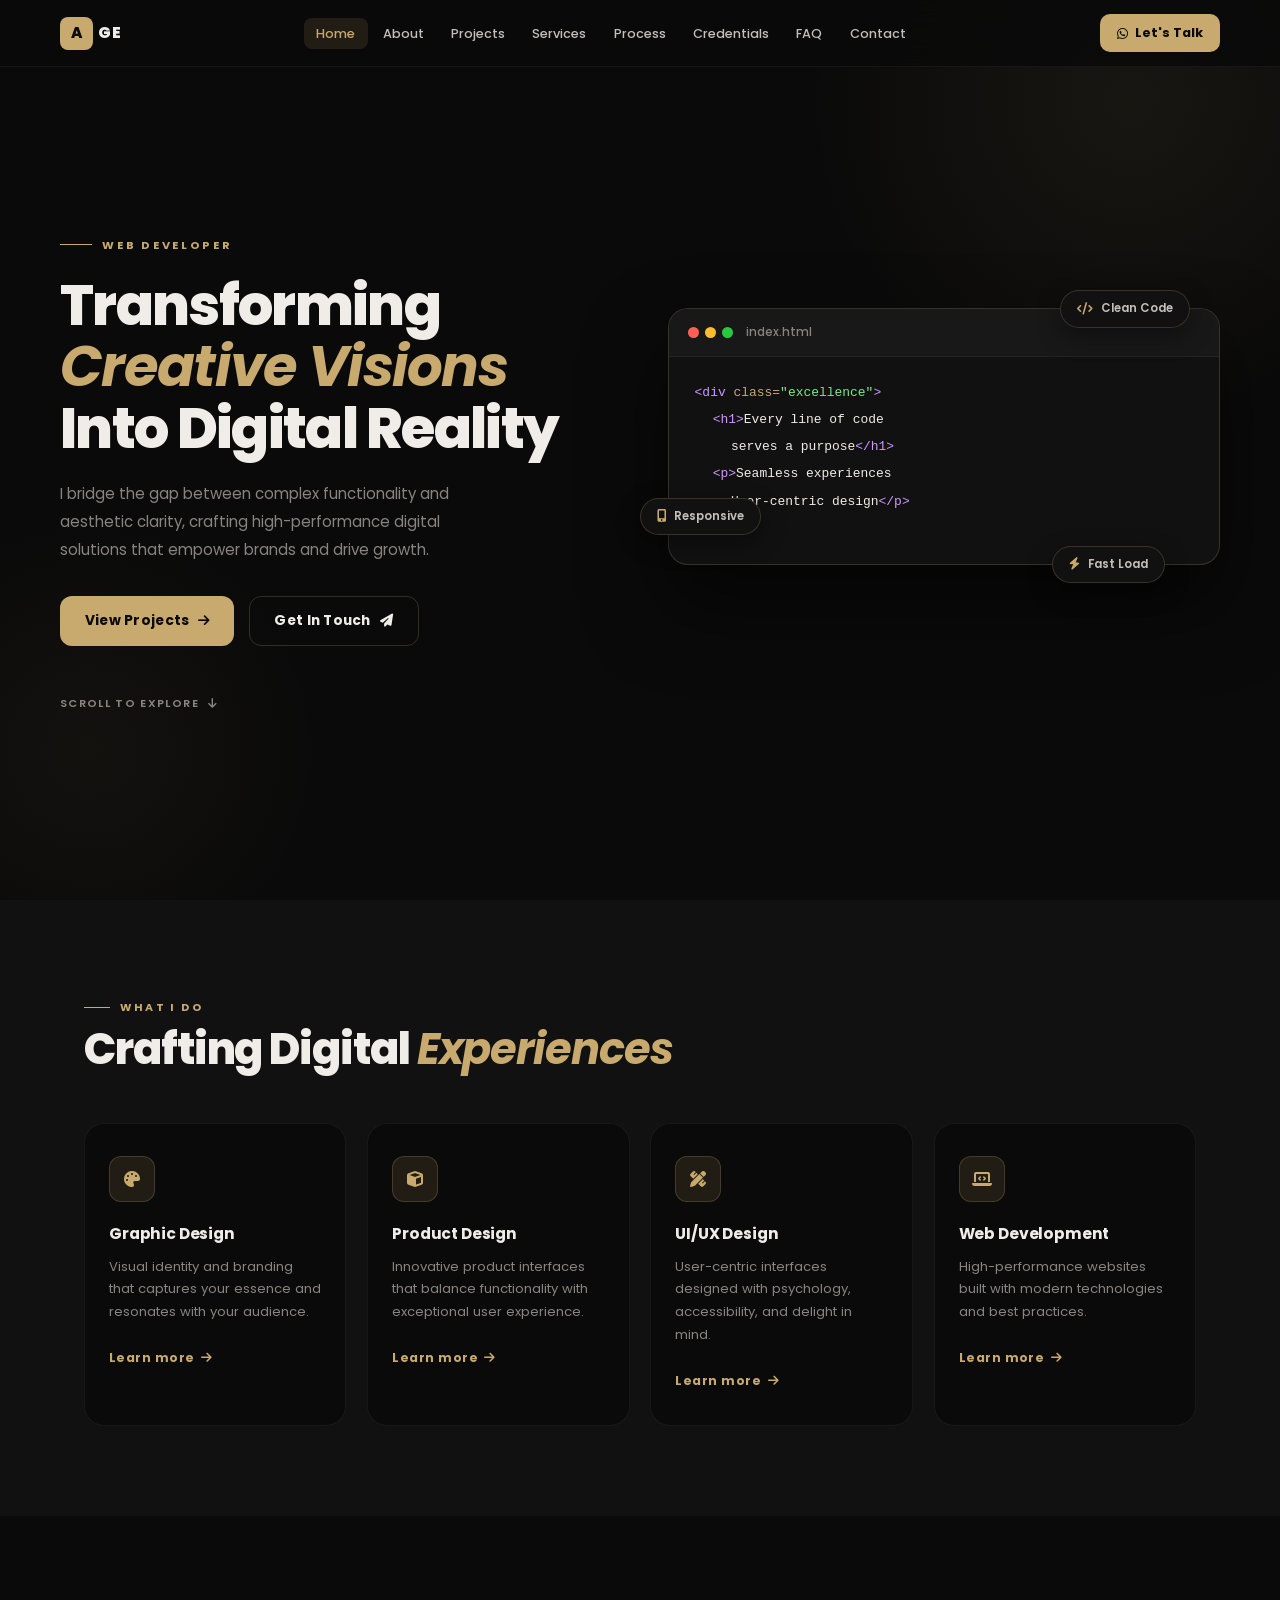
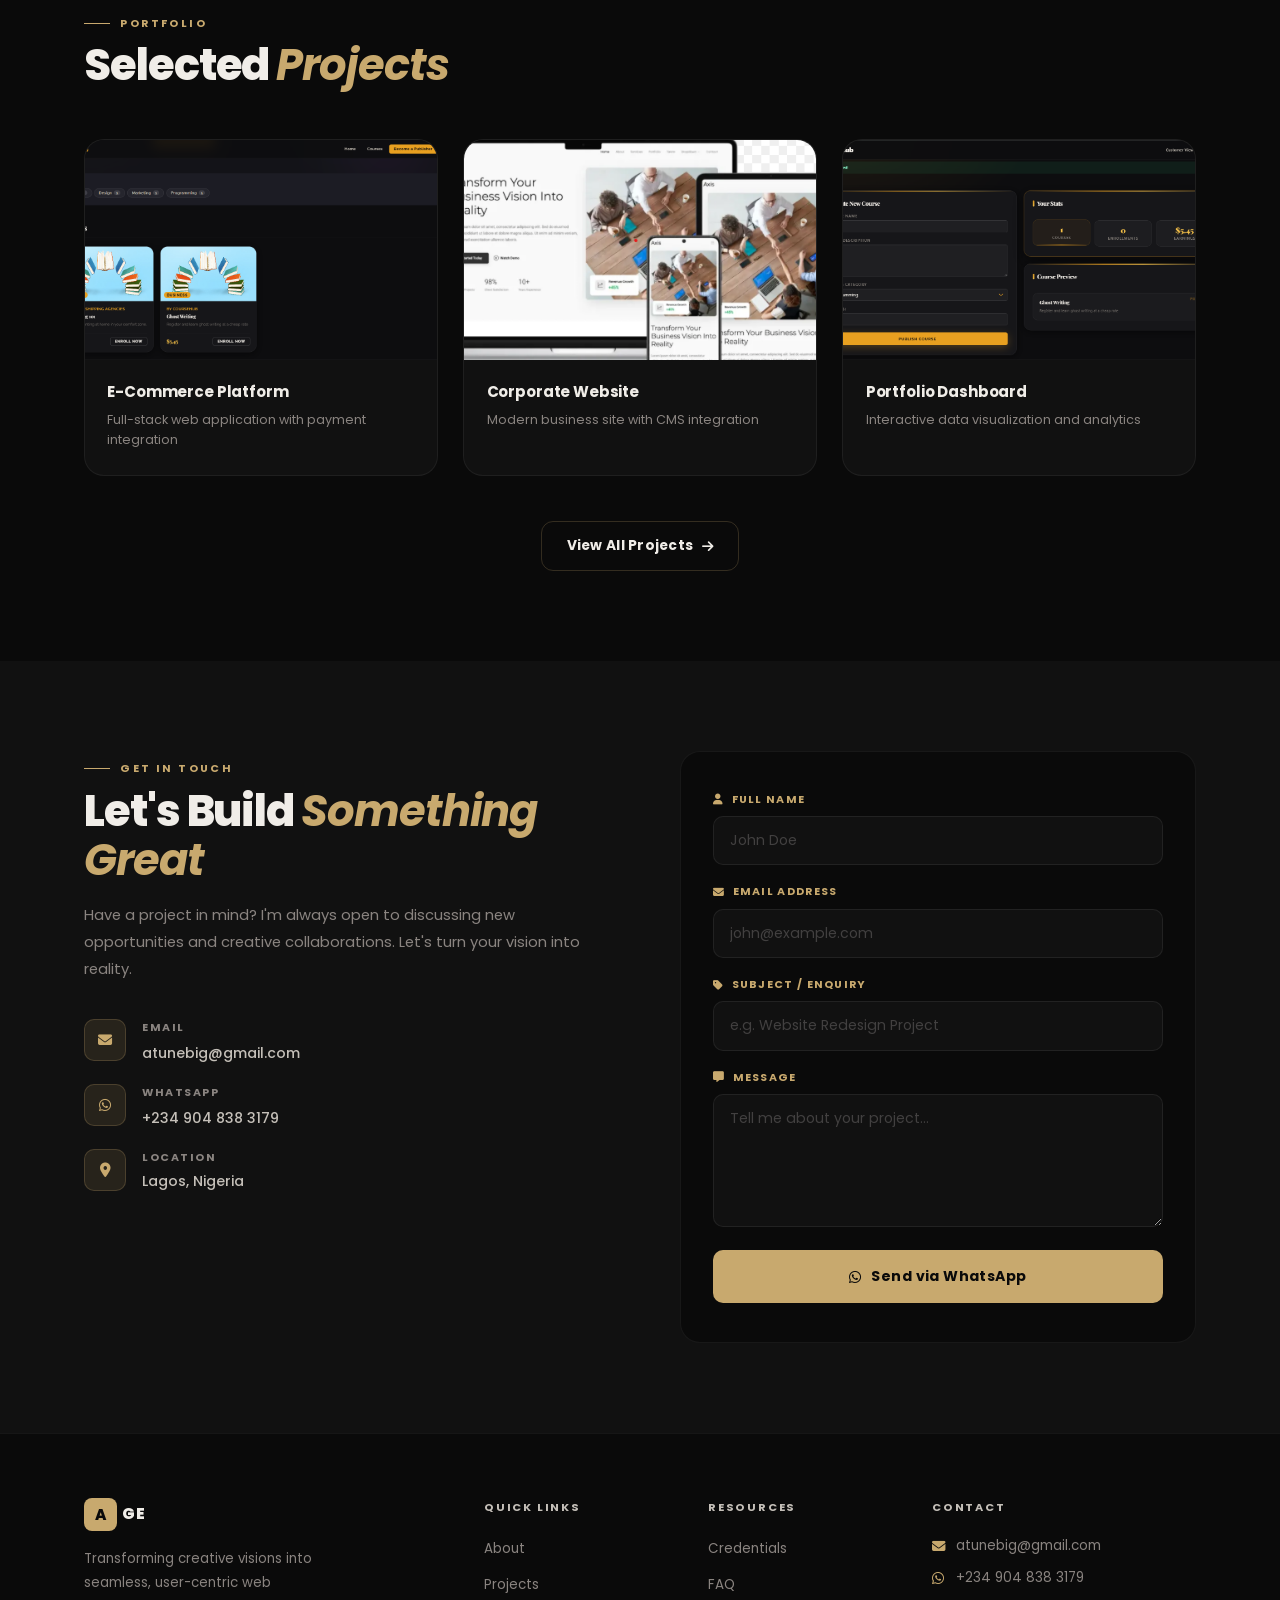
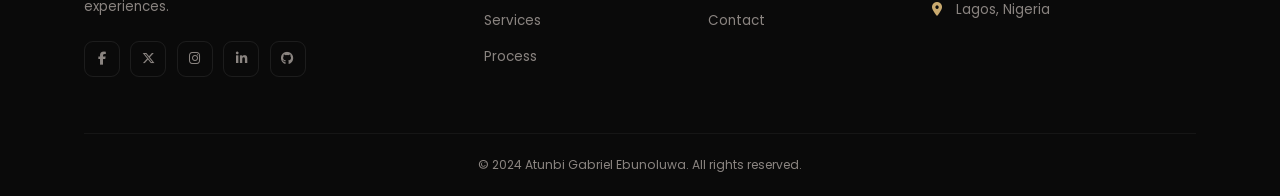
<file: index.html>
<!DOCTYPE html>
<html lang="en">
<head>
  <meta charset="UTF-8" />
  <meta name="viewport" content="width=device-width, initial-scale=1.0" />
  <title>Atunbi Gabriel Ebunoluwa — Web Developer</title>

  <link rel="preconnect" href="https://fonts.googleapis.com">
  <link rel="preconnect" href="https://fonts.gstatic.com" crossorigin>
  <link href="https://fonts.googleapis.com/css2?family=Poppins:ital,wght@0,300;0,400;0,500;0,600;0,700;0,800;1,600&display=swap" rel="stylesheet">
  <link rel="stylesheet" href="https://cdnjs.cloudflare.com/ajax/libs/font-awesome/6.5.1/css/all.min.css" />
  <link rel="icon" type="image/jpeg" href="img/logo.jpg" />
  <link rel="stylesheet" href="css/style.css" />
  <style>
    /* ============================================================
       CSS CUSTOM PROPERTIES
    ============================================================ */
    :root {
      --bg:          #0a0a0a;
      --bg-2:        #111111;
      --bg-3:        #181818;
      --gold:        #c8a96e;
      --gold-light:  #e0be80;
      --gold-dim:    rgba(200,169,110,0.12);
      --gold-border: rgba(200,169,110,0.22);
      --text:        #f0ede8;
      --text-muted:  #8a8480;
      --text-soft:   #c4bfb8;
      --radius:      12px;
      --radius-lg:   20px;
      --ease:        cubic-bezier(0.4,0,0.2,1);
      --t:           0.28s;
      --font:        'Poppins', 'Segoe UI', sans-serif;
    }

    /* ============================================================
       RESET & BASE
    ============================================================ */
    *, *::before, *::after { box-sizing: border-box; margin: 0; padding: 0; }
    html { scroll-behavior: smooth; }
    body {
      font-family: var(--font);
      background: var(--bg);
      color: var(--text);
      line-height: 1.65;
      overflow-x: hidden;
    }
    a { text-decoration: none; color: inherit; }
    ul { list-style: none; }

    /* Custom scrollbar */
    ::-webkit-scrollbar { width: 5px; }
    ::-webkit-scrollbar-track { background: var(--bg); }
    ::-webkit-scrollbar-thumb { background: var(--gold-border); border-radius: 99px; }

    .container {
      width: 100%;
      max-width: 1160px;
      margin: 0 auto;
      padding: 0 1.5rem;
    }

    /* ============================================================
       TYPOGRAPHY HELPERS
    ============================================================ */
    .section-label {
      display: inline-flex;
      align-items: center;
      gap: 0.65rem;
      font-size: 0.68rem;
      font-weight: 700;
      letter-spacing: 0.22em;
      text-transform: uppercase;
      color: var(--gold);
    }
    .section-label::before {
      content: '';
      display: block;
      width: 26px; height: 1px;
      background: var(--gold);
    }

    .section-title {
      font-size: clamp(1.85rem, 4vw, 2.7rem);
      font-weight: 800;
      line-height: 1.15;
      letter-spacing: -0.025em;
      margin-top: 0.55rem;
    }
    .section-title span { color: var(--gold); font-style: italic; font-weight: 700; }

    /* ============================================================
       BUTTONS
    ============================================================ */
    .btn {
      display: inline-flex;
      align-items: center;
      gap: 0.55rem;
      padding: 0.8rem 1.55rem;
      border-radius: var(--radius);
      font-family: var(--font);
      font-size: 0.86rem;
      font-weight: 700;
      letter-spacing: 0.02em;
      cursor: pointer;
      border: none;
      transition: background var(--t) var(--ease),
                  border-color var(--t) var(--ease),
                  color var(--t) var(--ease),
                  transform var(--t) var(--ease);
    }
    .btn i { font-size: 0.82rem; transition: transform var(--t) var(--ease); }
    .btn:hover i { transform: translateX(3px); }
    .btn:hover  { transform: translateY(-2px); }
    .btn:active { transform: translateY(0); }

    .btn-primary { background: var(--gold); color: var(--bg); }
    .btn-primary:hover { background: var(--gold-light); }

    .btn-outline {
      background: transparent;
      color: var(--text);
      border: 1px solid var(--gold-border);
    }
    .btn-outline:hover { border-color: var(--gold); color: var(--gold); background: var(--gold-dim); }

    /* ============================================================
       NAVBAR
    ============================================================ */
    .navbar {
      position: fixed;
      top: 0; left: 0; right: 0;
      z-index: 1000;
      padding: 0 1.5rem;
      backdrop-filter: blur(20px);
      -webkit-backdrop-filter: blur(20px);
      background: rgba(10,10,10,0.85);
      border-bottom: 1px solid rgba(255,255,255,0.05);
      transition: box-shadow var(--t) var(--ease);
    }
    .nav-container {
      max-width: 1160px;
      margin: 0 auto;
      height: 66px;
      display: flex;
      align-items: center;
      justify-content: space-between;
      gap: 1.5rem;
    }

    .logo {
      display: flex;
      align-items: center;
      gap: 5px;
      flex-shrink: 0;
    }
    .logo-initial {
      display: grid;
      place-items: center;
      width: 33px; height: 33px;
      background: var(--gold);
      color: var(--bg);
      border-radius: 8px;
      font-size: 0.95rem;
      font-weight: 800;
    }
    .logo-text {
      font-size: 1rem;
      font-weight: 800;
      color: var(--text);
      letter-spacing: 0.05em;
    }

    .nav-menu { display: flex; align-items: center; gap: 0.15rem; }
    .nav-menu a {
      padding: 0.42rem 0.78rem;
      font-size: 0.8rem;
      font-weight: 500;
      color: var(--text-soft);
      border-radius: 8px;
      transition: color var(--t), background var(--t);
    }
    .nav-menu a:hover,
    .nav-menu a.active { color: var(--gold); background: var(--gold-dim); }

    .nav-cta {
      display: flex;
      align-items: center;
      gap: 0.45rem;
      padding: 0.52rem 1.05rem;
      background: var(--gold);
      color: var(--bg);
      border-radius: 10px;
      font-size: 0.8rem;
      font-weight: 700;
      white-space: nowrap;
      transition: background var(--t);
    }
    .nav-cta:hover { background: var(--gold-light); }

    .hamburger {
      display: none;
      flex-direction: column;
      gap: 5px;
      cursor: pointer;
      padding: 5px;
      z-index: 1001;
    }
    .hamburger span {
      display: block;
      width: 22px; height: 2px;
      background: var(--text);
      border-radius: 2px;
      transition: transform var(--t), opacity var(--t);
    }
    .hamburger.open span:nth-child(1) { transform: translateY(7px) rotate(45deg); }
    .hamburger.open span:nth-child(2) { opacity: 0; }
    .hamburger.open span:nth-child(3) { transform: translateY(-7px) rotate(-45deg); }

    /* ============================================================
       HERO
    ============================================================ */
    .hero {
      min-height: 100vh;
      display: flex;
      flex-direction: column;
      justify-content: center;
      padding: 100px 1.5rem 60px;
      position: relative;
      overflow: hidden;
    }
    .hero::before {
      content: '';
      position: absolute;
      top: -250px; right: -200px;
      width: 700px; height: 700px;
      background: radial-gradient(circle, rgba(200,169,110,0.08) 0%, transparent 65%);
      pointer-events: none;
    }
    .hero::after {
      content: '';
      position: absolute;
      bottom: -120px; left: -180px;
      width: 540px; height: 540px;
      background: radial-gradient(circle, rgba(200,169,110,0.05) 0%, transparent 60%);
      pointer-events: none;
    }

    .hero-grid {
      max-width: 1160px;
      margin: 0 auto;
      width: 100%;
      display: grid;
      grid-template-columns: 1fr 1fr;
      gap: 3.5rem;
      align-items: center;
    }

    .hero-content { position: relative; z-index: 1; }

    .hero-label {
      display: inline-flex;
      align-items: center;
      gap: 0.65rem;
      margin-bottom: 1.3rem;
    }
    .hero-label .label-line { width: 32px; height: 1px; background: var(--gold); }
    .hero-label span {
      font-size: 0.7rem;
      font-weight: 700;
      letter-spacing: 0.24em;
      text-transform: uppercase;
      color: var(--gold);
    }

    .hero-title {
      font-size: clamp(2.3rem, 5.2vw, 3.5rem);
      font-weight: 800;
      line-height: 1.1;
      letter-spacing: -0.03em;
      margin-bottom: 1.3rem;
    }
    .title-accent { color: var(--gold); font-style: italic; font-weight: 700; }

    .hero-text {
      font-size: 0.94rem;
      color: var(--text-muted);
      max-width: 430px;
      line-height: 1.85;
      margin-bottom: 2rem;
    }

    .hero-buttons { display: flex; gap: 0.9rem; flex-wrap: wrap; }

    /* Code card */
    .hero-visual { position: relative; z-index: 1; }

    .visual-card {
      background: var(--bg-2);
      border: 1px solid var(--gold-border);
      border-radius: var(--radius-lg);
      overflow: hidden;
      box-shadow: 0 40px 80px rgba(0,0,0,0.55);
    }
    .card-header {
      display: flex;
      align-items: center;
      gap: 0.8rem;
      padding: 0.85rem 1.2rem;
      background: var(--bg-3);
      border-bottom: 1px solid rgba(255,255,255,0.05);
    }
    .card-dots { display: flex; gap: 6px; }
    .card-dots span { width: 11px; height: 11px; border-radius: 50%; }
    .card-dots span:nth-child(1) { background: #ff5f57; }
    .card-dots span:nth-child(2) { background: #febc2e; }
    .card-dots span:nth-child(3) { background: #28c840; }
    .card-title { font-size: 0.73rem; color: var(--text-muted); font-weight: 500; }

    .card-content {
      padding: 1.4rem 1.6rem;
      font-family: 'Courier New', monospace;
      font-size: 0.81rem;
      line-height: 2.1;
    }
    .code-line { white-space: nowrap; }
    .indent-1 { padding-left: 1.4em; }
    .indent-2 { padding-left: 2.8em; }
    .code-tag   { color: #cc99ff; }
    .code-attr  { color: var(--gold); }
    .code-value { color: #7de88a; }

    /* Floating badges */
    .floating-badge {
      position: absolute;
      display: flex;
      align-items: center;
      gap: 0.5rem;
      padding: 0.52rem 1rem;
      background: var(--bg-2);
      border: 1px solid var(--gold-border);
      border-radius: 99px;
      font-size: 0.73rem;
      font-weight: 600;
      color: var(--text-soft);
      box-shadow: 0 8px 24px rgba(0,0,0,0.4);
      animation: float 4s ease-in-out infinite;
      white-space: nowrap;
    }
    .floating-badge i { color: var(--gold); font-size: 0.78rem; }
    .badge-1 { top: -18px; right: 30px;  animation-delay: 0s; }
    .badge-2 { bottom: 30px; left: -28px; animation-delay: 1.4s; }
    .badge-3 { bottom: -18px; right: 55px; animation-delay: 2.8s; }

    @keyframes float {
      0%,100% { transform: translateY(0); }
      50%      { transform: translateY(-8px); }
    }

    .scroll-indicator {
      display: flex;
      align-items: center;
      gap: 0.6rem;
      font-size: 0.7rem;
      font-weight: 600;
      color: var(--text-muted);
      letter-spacing: 0.12em;
      text-transform: uppercase;
      margin-top: 3rem;
      max-width: 1160px;
      width: 100%;
      margin-left: auto;
      margin-right: auto;
      padding: 0;
    }
    .scroll-indicator i { animation: bounce 2s ease-in-out infinite; }
    @keyframes bounce {
      0%,100% { transform: translateY(0); }
      50%      { transform: translateY(5px); }
    }

    /* ============================================================
       SECTION SHARED
    ============================================================ */
    section { padding: 90px 0; }
    .section-header { margin-bottom: 3rem; }

    /* ============================================================
       SERVICES
    ============================================================ */
    .services-preview { background: var(--bg-2); }

    .services-grid {
      display: grid;
      grid-template-columns: repeat(4, 1fr);
      gap: 1.3rem;
    }

    .service-card {
      background: var(--bg);
      border: 1px solid rgba(255,255,255,0.06);
      border-radius: var(--radius-lg);
      padding: 2rem 1.5rem;
      transition: border-color var(--t), transform var(--t), box-shadow var(--t);
      position: relative;
      overflow: hidden;
    }
    .service-card::after {
      content: '';
      position: absolute;
      inset: 0;
      background: linear-gradient(135deg, var(--gold-dim), transparent 60%);
      opacity: 0;
      transition: opacity var(--t);
    }
    .service-card:hover {
      border-color: var(--gold-border);
      transform: translateY(-5px);
      box-shadow: 0 20px 50px rgba(0,0,0,0.4);
    }
    .service-card:hover::after { opacity: 1; }

    .service-icon {
      position: relative;
      z-index: 1;
      width: 46px; height: 46px;
      display: grid;
      place-items: center;
      background: var(--gold-dim);
      border: 1px solid var(--gold-border);
      border-radius: 12px;
      color: var(--gold);
      font-size: 1rem;
      margin-bottom: 1.2rem;
    }
    .service-card h3 {
      position: relative; z-index: 1;
      font-size: 0.97rem;
      font-weight: 700;
      margin-bottom: 0.55rem;
      letter-spacing: -0.01em;
    }
    .service-card p {
      position: relative; z-index: 1;
      font-size: 0.82rem;
      color: var(--text-muted);
      line-height: 1.75;
      margin-bottom: 1.2rem;
    }
    .service-link {
      position: relative; z-index: 1;
      display: inline-flex;
      align-items: center;
      gap: 0.4rem;
      font-size: 0.76rem;
      font-weight: 700;
      color: var(--gold);
      letter-spacing: 0.04em;
      transition: gap var(--t);
    }
    .service-link:hover { gap: 0.7rem; }

    /* ============================================================
       FEATURED PROJECTS
    ============================================================ */
    .featured-projects { background: var(--bg); }

    .projects-preview-grid {
      display: grid;
      grid-template-columns: repeat(3, 1fr);
      gap: 1.6rem;
      margin-bottom: 2.8rem;
    }

    .project-preview {
      display: block;
      border-radius: var(--radius-lg);
      overflow: hidden;
      border: 1px solid rgba(255,255,255,0.06);
      background: var(--bg-2);
      transition: border-color var(--t), transform var(--t), box-shadow var(--t);
      position: relative;
    }
    .project-preview:hover {
      border-color: var(--gold-border);
      transform: translateY(-6px);
      box-shadow: 0 28px 56px rgba(0,0,0,0.45);
    }

    /* ── IMAGE SLOT ────────────────────────────────────────────
       To add your project image, place an <img> tag INSIDE
       the .project-image div, e.g.:

           <div class="project-image">
             <img src="your-photo.jpg" alt="Project title">
           </div>

       The slot is 220px tall. The image fills it automatically.
    ─────────────────────────────────────────────────────────── */
    .project-image {
      position: relative;
      width: 100%;
      height: 220px;
      overflow: hidden;
      background: var(--bg-3);
    }

    /* Grid-line placeholder shown when no <img> is inserted */
    .project-image:not(:has(img))::before {
      content: '';
      position: absolute;
      inset: 0;
      background:
        repeating-linear-gradient(0deg,
          rgba(255,255,255,0.025) 0px, rgba(255,255,255,0.025) 1px,
          transparent 1px, transparent 42px),
        repeating-linear-gradient(90deg,
          rgba(255,255,255,0.025) 0px, rgba(255,255,255,0.025) 1px,
          transparent 1px, transparent 42px);
    }
    .project-image:not(:has(img))::after {
      content: '⬆ Insert <img> here';
      position: absolute;
      inset: 0;
      display: grid;
      place-items: center;
      font-size: 0.7rem;
      font-weight: 600;
      letter-spacing: 0.1em;
      text-transform: uppercase;
      color: rgba(200,169,110,0.35);
    }

    /* Actual image fills the slot */
    .project-image img {
      width: 100%;
      height: 100%;
      object-fit: cover;
      display: block;
      transition: transform 0.5s ease;
    }
    .project-preview:hover .project-image img { transform: scale(1.05); }

    /* Hover overlay */
    .project-overlay {
      position: absolute;
      inset: 0;
      background: rgba(10,10,10,0.75);
      display: grid;
      place-items: center;
      opacity: 0;
      transition: opacity var(--t);
    }
    .project-preview:hover .project-overlay { opacity: 1; }

    .view-project {
      display: inline-flex;
      align-items: center;
      gap: 0.5rem;
      padding: 0.62rem 1.25rem;
      background: var(--gold);
      color: var(--bg);
      border-radius: 99px;
      font-size: 0.78rem;
      font-weight: 700;
      transform: translateY(10px);
      transition: transform var(--t);
    }
    .project-preview:hover .view-project { transform: translateY(0); }

    .project-info { padding: 1.25rem 1.4rem 1.5rem; }
    .project-info h3 {
      font-size: 0.94rem;
      font-weight: 700;
      margin-bottom: 0.3rem;
      letter-spacing: -0.01em;
    }
    .project-info p { font-size: 0.79rem; color: var(--text-muted); }

    .cta-center { text-align: center; }

    /* ============================================================
       CONTACT
    ============================================================ */
    .contact-section { background: var(--bg-2); }

    .contact-grid {
      display: grid;
      grid-template-columns: 1fr 1fr;
      gap: 5rem;
      align-items: start;
    }

    .contact-text {
      font-size: 0.92rem;
      color: var(--text-muted);
      line-height: 1.85;
      margin: 1rem 0 2.2rem;
    }

    .contact-details { display: flex; flex-direction: column; gap: 1.1rem; }

    .contact-item { display: flex; align-items: flex-start; gap: 1rem; }

    .contact-icon {
      width: 42px; height: 42px;
      display: grid;
      place-items: center;
      background: var(--gold-dim);
      border: 1px solid var(--gold-border);
      border-radius: 10px;
      color: var(--gold);
      font-size: 0.88rem;
      flex-shrink: 0;
    }
    .contact-item h4 {
      font-size: 0.68rem;
      font-weight: 700;
      text-transform: uppercase;
      letter-spacing: 0.14em;
      color: var(--text-muted);
      margin-bottom: 0.2rem;
    }
    .contact-item a,
    .contact-item p { font-size: 0.88rem; color: var(--text-soft); font-weight: 500; }
    .contact-item a { transition: color var(--t); }
    .contact-item a:hover { color: var(--gold); }

    /* Form */
    .contact-form {
      background: var(--bg);
      border: 1px solid rgba(255,255,255,0.06);
      border-radius: var(--radius-lg);
      padding: 2.4rem 2rem;
      display: flex;
      flex-direction: column;
      gap: 1.15rem;
    }

    .form-group { display: flex; flex-direction: column; gap: 0.45rem; }

    .form-group label {
      display: flex;
      align-items: center;
      gap: 0.45rem;
      font-size: 0.68rem;
      font-weight: 700;
      letter-spacing: 0.12em;
      text-transform: uppercase;
      color: var(--gold);
    }

    .form-group input,
    .form-group textarea {
      background: var(--bg-2);
      border: 1px solid rgba(255,255,255,0.07);
      border-radius: 10px;
      padding: 0.82rem 1rem;
      color: var(--text);
      font-family: var(--font);
      font-size: 0.88rem;
      outline: none;
      transition: border-color var(--t), background var(--t);
    }
    .form-group input::placeholder,
    .form-group textarea::placeholder { color: #424040; }
    .form-group input:focus,
    .form-group textarea:focus {
      border-color: var(--gold);
      background: rgba(200,169,110,0.04);
    }
    .form-group textarea { resize: vertical; min-height: 130px; }

    .btn-submit {
      margin-top: 0.3rem;
      background: var(--gold);
      color: var(--bg);
      border: none;
      border-radius: 10px;
      padding: 1rem;
      font-family: var(--font);
      font-weight: 700;
      font-size: 0.88rem;
      letter-spacing: 0.03em;
      cursor: pointer;
      display: flex;
      align-items: center;
      justify-content: center;
      gap: 0.6rem;
      transition: background var(--t), transform var(--t);
    }
    .btn-submit:hover { background: var(--gold-light); transform: translateY(-2px); }
    .btn-submit:active { transform: translateY(0); }

    .form-toast {
      display: none;
      align-items: center;
      gap: 0.5rem;
      padding: 0.78rem 1rem;
      background: rgba(72,199,116,0.1);
      border: 1px solid rgba(72,199,116,0.32);
      border-radius: 10px;
      color: #48c774;
      font-size: 0.82rem;
      font-weight: 500;
    }
    .form-toast.show { display: flex; }

    /* ============================================================
       FOOTER
    ============================================================ */
    .footer {
      background: var(--bg);
      border-top: 1px solid rgba(255,255,255,0.05);
      padding: 64px 0 0;
    }
    .footer-grid {
      display: grid;
      grid-template-columns: 2fr 1fr 1fr 1.5fr;
      gap: 3rem;
      padding-bottom: 3.5rem;
    }

    .footer-logo {
      display: flex;
      align-items: center;
      gap: 5px;
      font-size: 1.05rem;
      font-weight: 800;
      margin-bottom: 1rem;
    }
    .footer-brand > p {
      font-size: 0.83rem;
      color: var(--text-muted);
      line-height: 1.8;
      max-width: 230px;
      margin-bottom: 1.4rem;
    }

    .social-links { display: flex; gap: 0.65rem; }
    .social-links a {
      width: 36px; height: 36px;
      display: grid;
      place-items: center;
      border: 1px solid rgba(255,255,255,0.08);
      border-radius: 9px;
      color: var(--text-muted);
      font-size: 0.82rem;
      transition: border-color var(--t), color var(--t), background var(--t);
    }
    .social-links a:hover {
      border-color: var(--gold);
      color: var(--gold);
      background: var(--gold-dim);
    }

    .footer-links h4,
    .footer-contact h4 {
      font-size: 0.7rem;
      font-weight: 700;
      text-transform: uppercase;
      letter-spacing: 0.16em;
      color: var(--text-soft);
      margin-bottom: 1.2rem;
    }
    .footer-links ul { display: flex; flex-direction: column; gap: 0.6rem; }
    .footer-links a {
      font-size: 0.84rem;
      color: var(--text-muted);
      transition: color var(--t);
    }
    .footer-links a:hover { color: var(--gold); }

    .footer-contact p {
      display: flex;
      align-items: center;
      gap: 0.6rem;
      font-size: 0.84rem;
      color: var(--text-muted);
      margin-bottom: 0.6rem;
    }
    .footer-contact i { color: var(--gold); width: 14px; }

    .footer-bottom {
      border-top: 1px solid rgba(255,255,255,0.05);
      padding: 1.3rem 0;
      text-align: center;
      font-size: 0.76rem;
      color: var(--text-muted);
    }

    /* ============================================================
       SCROLL ANIMATIONS
    ============================================================ */
    .fade-up {
      opacity: 0;
      transform: translateY(28px);
      transition: opacity 0.65s var(--ease), transform 0.65s var(--ease);
    }
    .fade-up.visible { opacity: 1; transform: translateY(0); }

    /* ============================================================
       RESPONSIVE
    ============================================================ */
    @media (max-width: 1024px) {
      .services-grid { grid-template-columns: repeat(2, 1fr); }
      .footer-grid { grid-template-columns: 1fr 1fr; }
    }

    @media (max-width: 860px) {
      .projects-preview-grid { grid-template-columns: 1fr 1fr; }
    }

    @media (max-width: 768px) {
      .nav-menu { display: none; }
      .nav-cta  { display: none; }
      .nav-menu.open {
        display: flex;
        flex-direction: column;
        align-items: flex-start;
        gap: 0.15rem;
        position: fixed;
        top: 66px; left: 0; right: 0;
        background: rgba(10,10,10,0.97);
        border-bottom: 1px solid rgba(255,255,255,0.06);
        padding: 1.2rem 1.5rem 1.6rem;
        backdrop-filter: blur(20px);
      }
      .nav-menu.open a { width: 100%; padding: 0.62rem 0.9rem; }
      .hamburger { display: flex; }

      .hero-grid { grid-template-columns: 1fr; }
      .hero-visual { display: none; }
      .contact-grid { grid-template-columns: 1fr; gap: 2.5rem; }
    }

    @media (max-width: 560px) {
      .services-grid { grid-template-columns: 1fr; }
      .projects-preview-grid { grid-template-columns: 1fr; }
      .footer-grid { grid-template-columns: 1fr; gap: 2rem; }
      .hero-buttons { flex-direction: column; }
    }
  </style>
</head>
<body>

  <!-- ============================================================
       NAVIGATION
  ============================================================ -->
  <nav class="navbar" id="navbar">
    <div class="nav-container">
      <a href="index.html" class="logo">
        <span class="logo-initial">A</span>
        <span class="logo-text">GE</span>
      </a>

      <div class="hamburger" id="hamburger">
        <span></span><span></span><span></span>
      </div>

      <ul class="nav-menu" id="navMenu">
        <li><a href="index.html" class="active">Home</a></li>
        <li><a href="about.html">About</a></li>
        <li><a href="projects.html">Projects</a></li>
        <li><a href="services.html">Services</a></li>
        <li><a href="process.html">Process</a></li>
        <li><a href="cv.html">Credentials</a></li>
        <li><a href="faq.html">FAQ</a></li>
        <li><a href="#contact">Contact</a></li>
      </ul>

      <a href="http://wa.me/2349048383179" class="nav-cta">
        <i class="fa-brands fa-whatsapp"></i>
        <span>Let's Talk</span>
      </a>
    </div>
  </nav>


  <!-- ============================================================
       HERO
  ============================================================ -->
  <section class="hero">
    <div class="hero-grid">
      <div class="hero-content">
        <div class="hero-label">
          <div class="label-line"></div>
          <span>Web Developer</span>
        </div>
        <h1 class="hero-title">
          Transforming<br>
          <span class="title-accent">Creative Visions</span><br>
          Into Digital Reality
        </h1>
        <p class="hero-text">
          I bridge the gap between complex functionality and aesthetic clarity,
          crafting high-performance digital solutions that empower brands and drive growth.
        </p>
        <div class="hero-buttons">
          <a href="projects.html" class="btn btn-primary">
            <span>View Projects</span>
            <i class="fa-solid fa-arrow-right"></i>
          </a>
          <a href="#contact" class="btn btn-outline">
            <span>Get In Touch</span>
            <i class="fa-solid fa-paper-plane"></i>
          </a>
        </div>
      </div>

      <div class="hero-visual">
        <div class="visual-card">
          <div class="card-header">
            <div class="card-dots"><span></span><span></span><span></span></div>
            <span class="card-title">index.html</span>
          </div>
          <div class="card-content">
            <div class="code-line"><span class="code-tag">&lt;div</span> <span class="code-attr">class=</span><span class="code-value">"excellence"</span><span class="code-tag">&gt;</span></div>
            <div class="code-line indent-1"><span class="code-tag">&lt;h1&gt;</span>Every line of code</div>
            <div class="code-line indent-2">serves a purpose<span class="code-tag">&lt;/h1&gt;</span></div>
            <div class="code-line indent-1"><span class="code-tag">&lt;p&gt;</span>Seamless experiences</div>
            <div class="code-line indent-2">User-centric design<span class="code-tag">&lt;/p&gt;</span></div>
            <div class="code-line"><span class="code-tag">&lt;/div&gt;</span></div>
          </div>
        </div>
        <div class="floating-badge badge-1">
          <i class="fa-solid fa-code"></i><span>Clean Code</span>
        </div>
        <div class="floating-badge badge-2">
          <i class="fa-solid fa-mobile-screen-button"></i><span>Responsive</span>
        </div>
        <div class="floating-badge badge-3">
          <i class="fa-solid fa-bolt"></i><span>Fast Load</span>
        </div>
      </div>
    </div>

    <div class="scroll-indicator container">
      <span>Scroll to explore</span>
      <i class="fa-solid fa-arrow-down"></i>
    </div>
  </section>


  <!-- ============================================================
       SERVICES
  ============================================================ -->
  <section class="services-preview">
    <div class="container">
      <div class="section-header fade-up">
        <span class="section-label">What I Do</span>
        <h2 class="section-title">Crafting Digital <span>Experiences</span></h2>
      </div>

      <div class="services-grid">
        <div class="service-card fade-up">
          <div class="service-icon"><i class="fa-solid fa-palette"></i></div>
          <h3>Graphic Design</h3>
          <p>Visual identity and branding that captures your essence and resonates with your audience.</p>
          <a href="services.html#graphic-design" class="service-link">
            Learn more <i class="fa-solid fa-arrow-right"></i>
          </a>
        </div>

        <div class="service-card fade-up">
          <div class="service-icon"><i class="fa-solid fa-cube"></i></div>
          <h3>Product Design</h3>
          <p>Innovative product interfaces that balance functionality with exceptional user experience.</p>
          <a href="services.html#product-design" class="service-link">
            Learn more <i class="fa-solid fa-arrow-right"></i>
          </a>
        </div>

        <div class="service-card fade-up">
          <div class="service-icon"><i class="fa-solid fa-pen-ruler"></i></div>
          <h3>UI/UX Design</h3>
          <p>User-centric interfaces designed with psychology, accessibility, and delight in mind.</p>
          <a href="services.html#uiux-design" class="service-link">
            Learn more <i class="fa-solid fa-arrow-right"></i>
          </a>
        </div>

        <div class="service-card fade-up">
          <div class="service-icon"><i class="fa-solid fa-laptop-code"></i></div>
          <h3>Web Development</h3>
          <p>High-performance websites built with modern technologies and best practices.</p>
          <a href="services.html#web-development" class="service-link">
            Learn more <i class="fa-solid fa-arrow-right"></i>
          </a>
        </div>
      </div>
    </div>
  </section>


  <!-- ============================================================
       FEATURED PROJECTS
  ============================================================ -->
  <section class="featured-projects">
    <div class="container">
      <div class="section-header fade-up">
        <span class="section-label">Portfolio</span>
        <h2 class="section-title">Selected <span>Projects</span></h2>
      </div>

      <div class="projects-preview-grid">

        <!-- ══════════════════════════════════════════════════════
             PROJECT 1 — E-Commerce Platform
             ↓ Place your <img> tag inside .project-image below ↓
             Example:
               <img src="images/project1.jpg" alt="E-Commerce Platform">
        ══════════════════════════════════════════════════════ -->
        <a href="projects.html" class="project-preview fade-up">
          <div class="project-image">
            <img src="img/e-commerce.png" alt="E-Commerce Platform">
          </div>
          <div class="project-overlay">
            <span class="view-project">View Project <i class="fa-solid fa-arrow-right"></i></span>
          </div>
          <div class="project-info">
            <h3>E-Commerce Platform</h3>
            <p>Full-stack web application with payment integration</p>
          </div>
        </a>

        <!-- ══════════════════════════════════════════════════════
             PROJECT 2 — Corporate Website
             ↓ Place your <img> tag inside .project-image below ↓
             Example:
               <img src="images/project2.jpg" alt="Corporate Website">
        ══════════════════════════════════════════════════════ -->
        <a href="projects.html" class="project-preview fade-up">
          <div class="project-image">
            <img src="img/corporate-website.png">
          </div>
          <div class="project-overlay">
            <span class="view-project">View Project <i class="fa-solid fa-arrow-right"></i></span>
          </div>
          <div class="project-info">
            <h3>Corporate Website</h3>
            <p>Modern business site with CMS integration</p>
          </div>
        </a>

        <!-- ══════════════════════════════════════════════════════
             PROJECT 3 — Portfolio Dashboard
             ↓ Place your <img> tag inside .project-image below ↓
             Example:
               <img src="images/project3.jpg" alt="Portfolio Dashboard">
        ══════════════════════════════════════════════════════ -->
        <a href="projects.html" class="project-preview fade-up">
          <div class="project-image">
            <img src="img/dashboard.png">
          </div>
          <div class="project-overlay">
            <span class="view-project">View Project <i class="fa-solid fa-arrow-right"></i></span>
          </div>
          <div class="project-info">
            <h3>Portfolio Dashboard</h3>
            <p>Interactive data visualization and analytics</p>
          </div>
        </a>

      </div>

      <div class="cta-center fade-up">
        <a href="projects.html" class="btn btn-outline">
          <span>View All Projects</span>
          <i class="fa-solid fa-arrow-right"></i>
        </a>
      </div>
    </div>
  </section>


  <!-- ============================================================
       CONTACT
  ============================================================ -->
  <section class="contact-section" id="contact">
    <div class="container">
      <div class="contact-grid">

        <div class="contact-info fade-up">
          <span class="section-label">Get In Touch</span>
          <h2 class="section-title">Let's Build <span>Something Great</span></h2>
          <p class="contact-text">
            Have a project in mind? I'm always open to discussing new opportunities
            and creative collaborations. Let's turn your vision into reality.
          </p>

          <div class="contact-details">
            <div class="contact-item">
              <div class="contact-icon"><i class="fa-solid fa-envelope"></i></div>
              <div>
                <h4>Email</h4>
                <a href="mailto:atunebig@gmail.com">atunebig@gmail.com</a>
              </div>
            </div>
            <div class="contact-item">
              <div class="contact-icon"><i class="fa-brands fa-whatsapp"></i></div>
              <div>
                <h4>WhatsApp</h4>
                <a href="http://wa.me/2349048383179">+234 904 838 3179</a>
              </div>
            </div>
            <div class="contact-item">
              <div class="contact-icon"><i class="fa-solid fa-location-dot"></i></div>
              <div>
                <h4>Location</h4>
                <p>Lagos, Nigeria</p>
              </div>
            </div>
          </div>
        </div>

        <!-- ── Contact Form — submits to WhatsApp ──────────── -->
        <form class="contact-form fade-up" id="contactForm" novalidate>
          <div class="form-group">
            <label for="name"><i class="fa-solid fa-user"></i> Full Name</label>
            <input type="text" id="name" name="name" placeholder="John Doe" required />
          </div>

          <div class="form-group">
            <label for="email"><i class="fa-solid fa-envelope"></i> Email Address</label>
            <input type="email" id="email" name="email" placeholder="john@example.com" required />
          </div>

          <div class="form-group">
            <label for="subject"><i class="fa-solid fa-tag"></i> Subject / Enquiry</label>
            <input type="text" id="subject" name="subject" placeholder="e.g. Website Redesign Project" required />
          </div>

          <div class="form-group">
            <label for="message"><i class="fa-solid fa-message"></i> Message</label>
            <textarea id="message" name="message" rows="5" placeholder="Tell me about your project..." required></textarea>
          </div>

          <button type="submit" class="btn-submit">
            <i class="fa-brands fa-whatsapp"></i>
            <span>Send via WhatsApp</span>
          </button>

          <div class="form-toast" id="formToast">
            <i class="fa-solid fa-circle-check"></i>
            <span>Opening WhatsApp with your message…</span>
          </div>
        </form>

      </div>
    </div>
  </section>


  <!-- ============================================================
       FOOTER
  ============================================================ -->
  <footer class="footer">
    <div class="container">
      <div class="footer-grid">

        <div class="footer-brand">
          <div class="footer-logo">
            <span class="logo-initial">A</span>
            <span class="logo-text">GE</span>
          </div>
          <p>Transforming creative visions into seamless, user-centric web experiences.</p>
          <div class="social-links">
            <a href="#" aria-label="Facebook"><i class="fa-brands fa-facebook-f"></i></a>
            <a href="#" aria-label="Twitter/X"><i class="fa-brands fa-x-twitter"></i></a>
            <a href="#" aria-label="Instagram"><i class="fa-brands fa-instagram"></i></a>
            <a href="#" aria-label="LinkedIn"><i class="fa-brands fa-linkedin-in"></i></a>
            <a href="#" aria-label="GitHub"><i class="fa-brands fa-github"></i></a>
          </div>
        </div>

        <div class="footer-links">
          <h4>Quick Links</h4>
          <ul>
            <li><a href="about.html">About</a></li>
            <li><a href="projects.html">Projects</a></li>
            <li><a href="services.html">Services</a></li>
            <li><a href="process.html">Process</a></li>
          </ul>
        </div>

        <div class="footer-links">
          <h4>Resources</h4>
          <ul>
            <li><a href="cv.html">Credentials</a></li>
            <li><a href="faq.html">FAQ</a></li>
            <li><a href="#contact">Contact</a></li>
          </ul>
        </div>

        <div class="footer-contact">
          <h4>Contact</h4>
          <p><i class="fa-solid fa-envelope"></i> atunebig@gmail.com</p>
          <p><i class="fa-brands fa-whatsapp"></i> +234 904 838 3179</p>
          <p><i class="fa-solid fa-location-dot"></i> Lagos, Nigeria</p>
        </div>

      </div>

      <div class="footer-bottom">
        <p>&copy; 2024 Atunbi Gabriel Ebunoluwa. All rights reserved.</p>
      </div>
    </div>
  </footer>


  <!-- ============================================================
       JAVASCRIPT
  ============================================================ -->
  <script>
    /* ── Hamburger / mobile menu ─────────────────────────────── */
    const hamburger = document.getElementById('hamburger');
    const navMenu   = document.getElementById('navMenu');

    hamburger.addEventListener('click', () => {
      hamburger.classList.toggle('open');
      navMenu.classList.toggle('open');
    });

    navMenu.querySelectorAll('a').forEach(link => {
      link.addEventListener('click', () => {
        hamburger.classList.remove('open');
        navMenu.classList.remove('open');
      });
    });

    /* ── Navbar shadow on scroll ─────────────────────────────── */
    window.addEventListener('scroll', () => {
      document.getElementById('navbar').style.boxShadow =
        window.scrollY > 20 ? '0 4px 30px rgba(0,0,0,0.55)' : 'none';
    }, { passive: true });

    /* ── Scroll-triggered fade-up animations ────────────────── */
    const fadeObserver = new IntersectionObserver(entries => {
      entries.forEach((entry, idx) => {
        if (entry.isIntersecting) {
          // Stagger sibling .fade-up cards inside grids
          const siblings = entry.target.parentElement.querySelectorAll('.fade-up');
          siblings.forEach((el, i) => {
            if (!el.classList.contains('visible')) {
              el.style.transitionDelay = `${i * 0.09}s`;
            }
          });
          entry.target.classList.add('visible');
          fadeObserver.unobserve(entry.target);
        }
      });
    }, { threshold: 0.12 });

    document.querySelectorAll('.fade-up').forEach(el => fadeObserver.observe(el));

    /* ── WhatsApp Contact Form ───────────────────────────────── */
    document.getElementById('contactForm').addEventListener('submit', function (e) {
      e.preventDefault();

      const name    = document.getElementById('name').value.trim();
      const email   = document.getElementById('email').value.trim();
      const subject = document.getElementById('subject').value.trim();
      const message = document.getElementById('message').value.trim();

      if (!name || !email || !subject || !message) {
        alert('Please fill in all fields before sending.');
        return;
      }

      const whatsappMessage =
`Hello Gabriel! I found you through your website.

👤 *Name:* ${name}
📧 *Email:* ${email}
📌 *Subject:* ${subject}

💬 *Message:*
${message}`;

      const phone          = '2349048383179';
      const encoded        = encodeURIComponent(whatsappMessage);
      const whatsappURL    = `https://wa.me/${phone}?text=${encoded}`;

      const toast = document.getElementById('formToast');
      toast.classList.add('show');

      setTimeout(() => {
        window.open(whatsappURL, '_blank');
        toast.classList.remove('show');
        this.reset();
      }, 900);
    });
  </script>

</body>
</html>
</file>
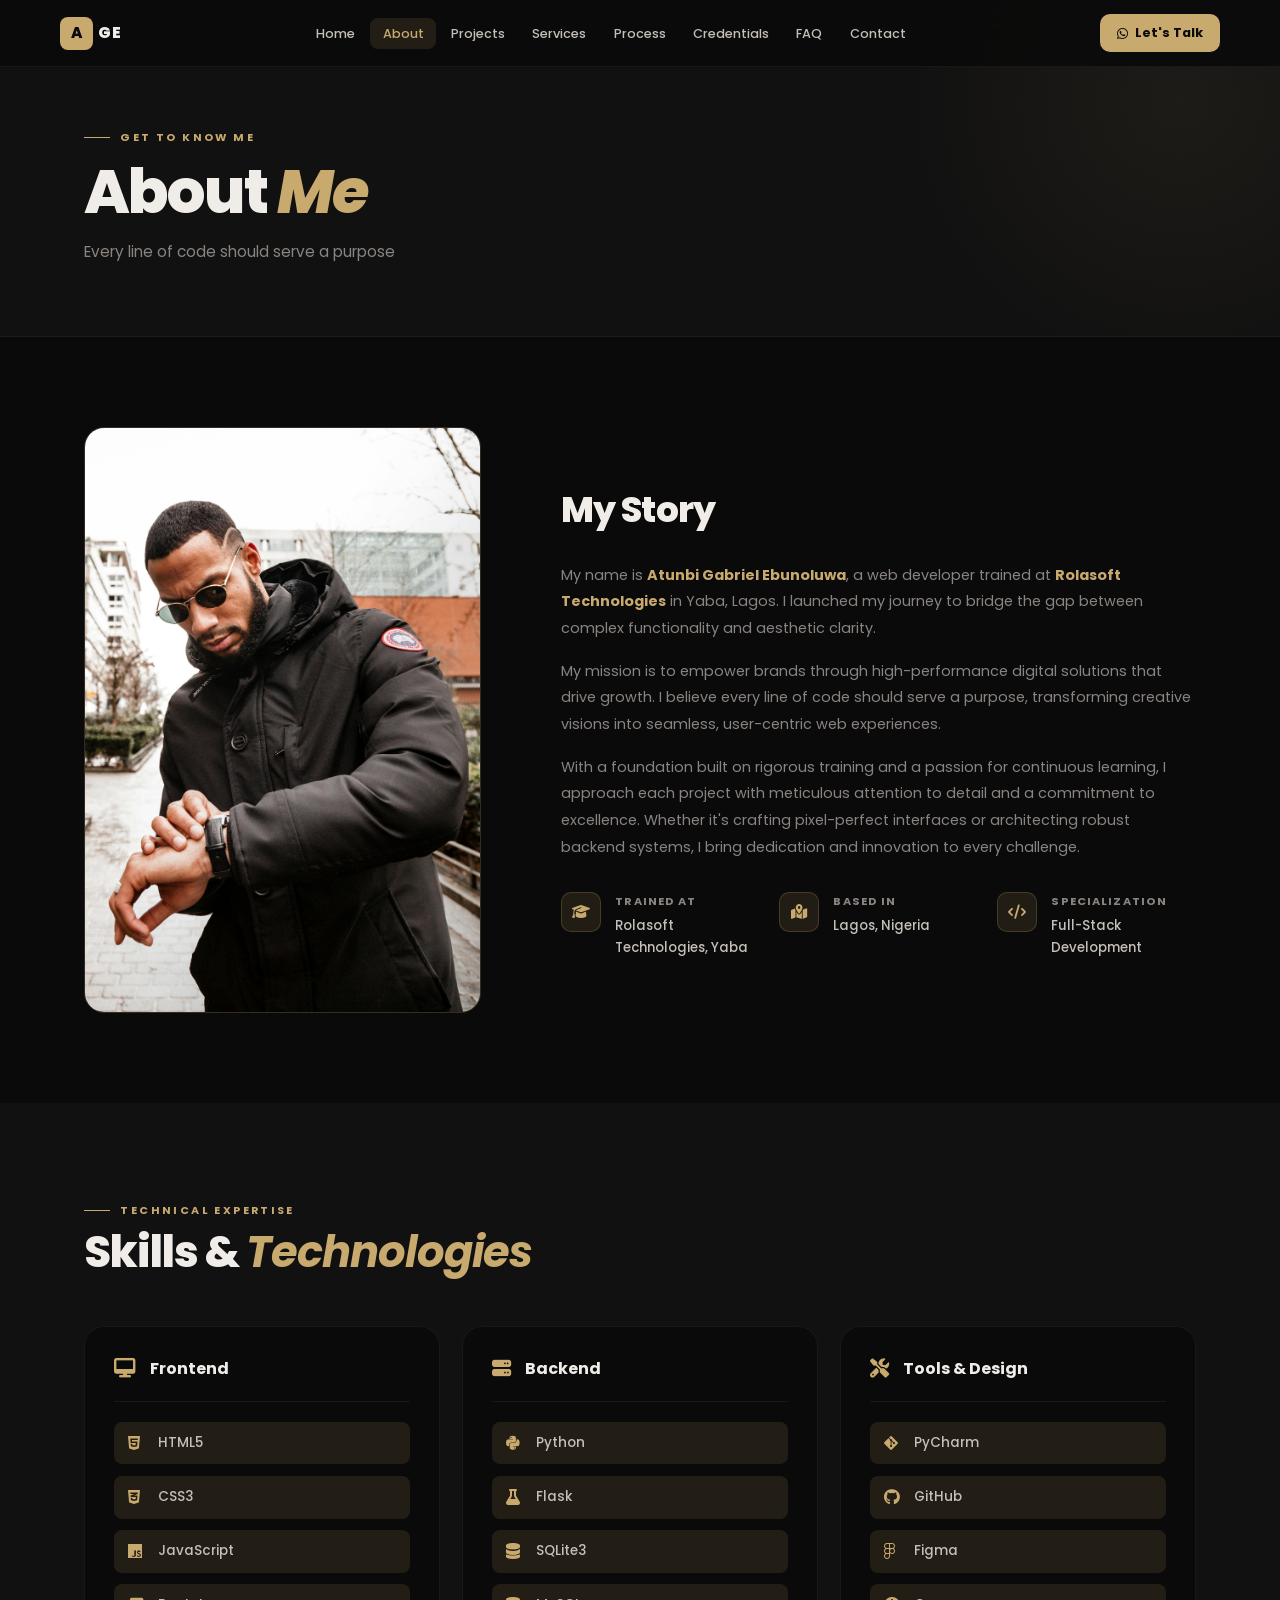
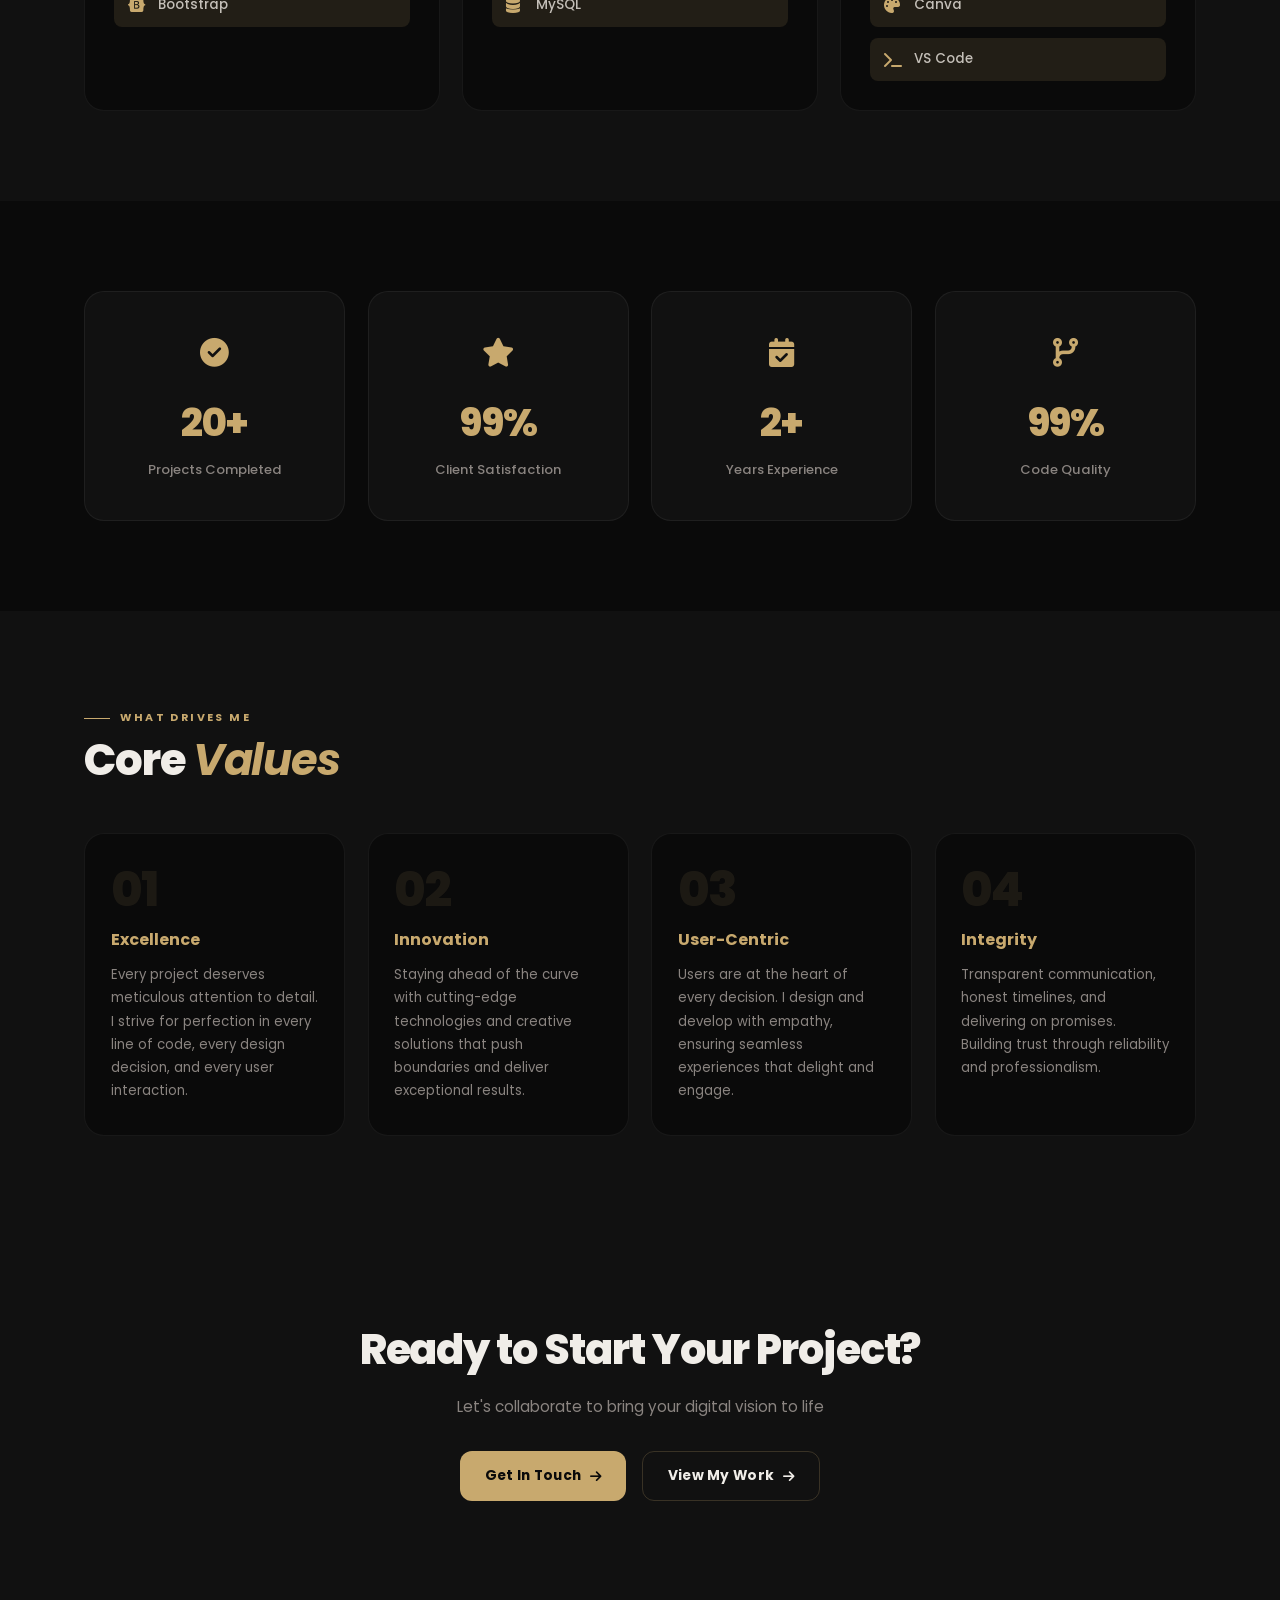
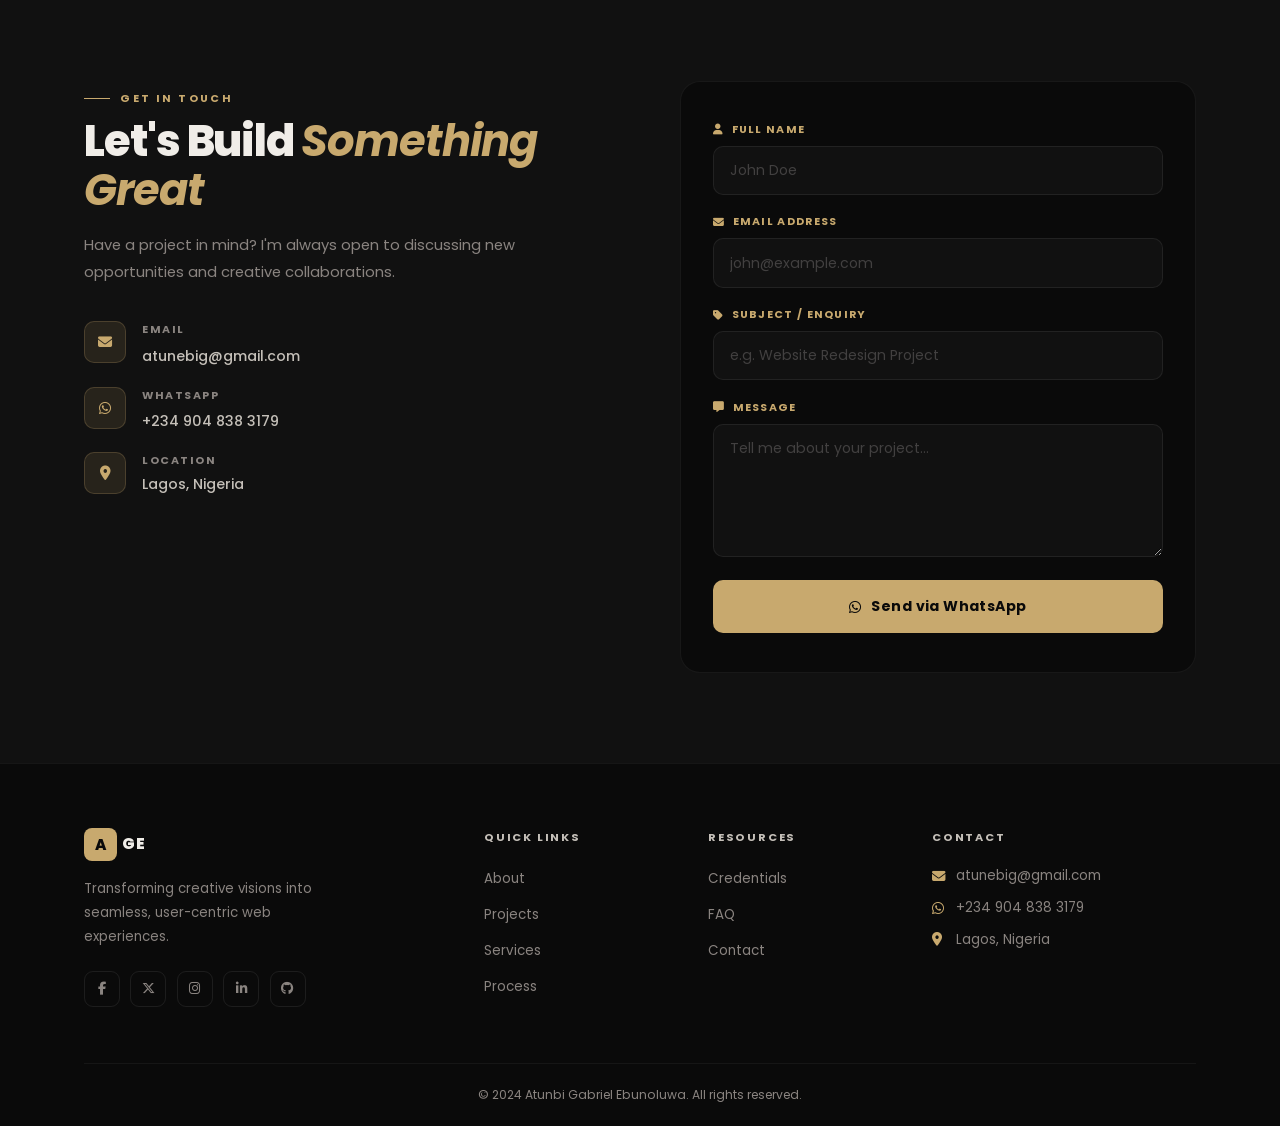
<file: about.html>
<!DOCTYPE html>
<html lang="en">
<head>
  <meta charset="UTF-8" />
  <meta name="viewport" content="width=device-width, initial-scale=1.0" />
  <title>About — Atunbi Gabriel Ebunoluwa</title>
  <link rel="preconnect" href="https://fonts.googleapis.com">
  <link rel="preconnect" href="https://fonts.gstatic.com" crossorigin>
  <link href="https://fonts.googleapis.com/css2?family=Poppins:ital,wght@0,300;0,400;0,500;0,600;0,700;0,800;1,600&display=swap" rel="stylesheet">
  <link rel="stylesheet" href="https://cdnjs.cloudflare.com/ajax/libs/font-awesome/6.5.1/css/all.min.css" />
  <link rel="stylesheet" href="css/style.css" />
</head>
<body>

  <nav class="navbar" id="navbar">
    <div class="nav-container">
      <a href="index.html" class="logo"><span class="logo-initial">A</span><span class="logo-text">GE</span></a>
      <div class="hamburger" id="hamburger"><span></span><span></span><span></span></div>
      <ul class="nav-menu" id="navMenu">
        <li><a href="index.html">Home</a></li>
        <li><a href="about.html" class="active">About</a></li>
        <li><a href="projects.html">Projects</a></li>
        <li><a href="services.html">Services</a></li>
        <li><a href="process.html">Process</a></li>
        <li><a href="cv.html">Credentials</a></li>
        <li><a href="faq.html">FAQ</a></li>
        <li><a href="#contact">Contact</a></li>
      </ul>
      <a href="http://wa.me/2349048383179" class="nav-cta"><i class="fa-brands fa-whatsapp"></i><span>Let's Talk</span></a>
    </div>
  </nav>

  <section class="page-header">
    <div class="container">
      <div class="header-content">
        <span class="page-label">Get to know me</span>
        <h1 class="page-title">About <span>Me</span></h1>
        <p class="page-subtitle">Every line of code should serve a purpose</p>
      </div>
    </div>
  </section>

  <!-- STORY -->
  <section class="about-story">
    <div class="container">
      <div class="story-grid">

        <div class="story-image fade-up">
          <div class="image-frame">
            <img src="img/about.jpg" alt="Atunbi Gabriel Ebunoluwa" />
            <div class="image-decoration"></div>
          </div>
        </div>

        <div class="story-content fade-up">
          <h2>My Story</h2>
          <div class="story-text">
            <p>My name is <strong>Atunbi Gabriel Ebunoluwa</strong>, a web developer trained at <strong>Rolasoft Technologies</strong> in Yaba, Lagos. I launched my journey to bridge the gap between complex functionality and aesthetic clarity.</p>
            <p>My mission is to empower brands through high-performance digital solutions that drive growth. I believe every line of code should serve a purpose, transforming creative visions into seamless, user-centric web experiences.</p>
            <p>With a foundation built on rigorous training and a passion for continuous learning, I approach each project with meticulous attention to detail and a commitment to excellence. Whether it's crafting pixel-perfect interfaces or architecting robust backend systems, I bring dedication and innovation to every challenge.</p>
          </div>

          <div class="story-highlights">
            <div class="highlight-item">
              <div class="highlight-icon"><i class="fa-solid fa-graduation-cap"></i></div>
              <div class="highlight-text"><h4>Trained At</h4><p>Rolasoft Technologies, Yaba</p></div>
            </div>
            <div class="highlight-item">
              <div class="highlight-icon"><i class="fa-solid fa-map-location-dot"></i></div>
              <div class="highlight-text"><h4>Based In</h4><p>Lagos, Nigeria</p></div>
            </div>
            <div class="highlight-item">
              <div class="highlight-icon"><i class="fa-solid fa-code"></i></div>
              <div class="highlight-text"><h4>Specialization</h4><p>Full-Stack Development</p></div>
            </div>
          </div>
        </div>

      </div>
    </div>
  </section>

  <!-- SKILLS -->
  <section class="skills-section">
    <div class="container">
      <div class="section-header fade-up">
        <span class="section-label">Technical Expertise</span>
        <h2 class="section-title">Skills & <span>Technologies</span></h2>
      </div>

      <div class="skills-grid">
        <div class="skill-category fade-up">
          <div class="category-header">
            <i class="fa-solid fa-desktop"></i>
            <h3>Frontend</h3>
          </div>
          <div class="skill-items">
            <div class="skill-item"><i class="fa-brands fa-html5"></i><span>HTML5</span></div>
            <div class="skill-item"><i class="fa-brands fa-css3-alt"></i><span>CSS3</span></div>
            <div class="skill-item"><i class="fa-brands fa-js"></i><span>JavaScript</span></div>
            <div class="skill-item"><i class="fa-brands fa-bootstrap"></i><span>Bootstrap</span></div>
          </div>
        </div>

        <div class="skill-category fade-up">
          <div class="category-header">
            <i class="fa-solid fa-server"></i>
            <h3>Backend</h3>
          </div>
          <div class="skill-items">
            <div class="skill-item"><i class="fa-brands fa-python"></i><span>Python</span></div>
            <div class="skill-item"><i class="fa-solid fa-flask"></i><span>Flask</span></div>
            <div class="skill-item"><i class="fa-solid fa-database"></i><span>SQLite3</span></div>
            <div class="skill-item"><i class="fa-solid fa-database"></i><span>MySQL</span></div>
          </div>
        </div>

        <div class="skill-category fade-up">
          <div class="category-header">
            <i class="fa-solid fa-tools"></i>
            <h3>Tools & Design</h3>
          </div>
          <div class="skill-items">
            <div class="skill-item"><i class="fa-brands fa-git-alt"></i><span>PyCharm</span></div>
            <div class="skill-item"><i class="fa-brands fa-github"></i><span>GitHub</span></div>
            <div class="skill-item"><i class="fa-brands fa-figma"></i><span>Figma</span></div>
            <div class="skill-item"><i class="fa-solid fa-palette"></i><span>Canva</span></div>
            <div class="skill-item"><i class="fa-solid fa-terminal"></i><span>VS Code</span></div>
          </div>
        </div>
      </div>
    </div>
  </section>

  <!-- STATS -->
  <section class="stats-section">
    <div class="container">
      <div class="stats-grid">
        <div class="stat-card fade-up">
          <div class="stat-icon"><i class="fa-solid fa-check-circle"></i></div>
          <h3 class="stat-number">20+</h3>
          <p class="stat-label">Projects Completed</p>
        </div>
        <div class="stat-card fade-up">
          <div class="stat-icon"><i class="fa-solid fa-star"></i></div>
          <h3 class="stat-number">99%</h3>
          <p class="stat-label">Client Satisfaction</p>
        </div>
        <div class="stat-card fade-up">
          <div class="stat-icon"><i class="fa-solid fa-calendar-check"></i></div>
          <h3 class="stat-number">2+</h3>
          <p class="stat-label">Years Experience</p>
        </div>
        <div class="stat-card fade-up">
          <div class="stat-icon"><i class="fa-solid fa-code-branch"></i></div>
          <h3 class="stat-number">99%</h3>
          <p class="stat-label">Code Quality</p>
        </div>
      </div>
    </div>
  </section>

  <!-- VALUES -->
  <section class="values-section">
    <div class="container">
      <div class="section-header fade-up">
        <span class="section-label">What Drives Me</span>
        <h2 class="section-title">Core <span>Values</span></h2>
      </div>
      <div class="values-grid">
        <div class="value-card fade-up">
          <div class="value-number">01</div>
          <h3>Excellence</h3>
          <p>Every project deserves meticulous attention to detail. I strive for perfection in every line of code, every design decision, and every user interaction.</p>
        </div>
        <div class="value-card fade-up">
          <div class="value-number">02</div>
          <h3>Innovation</h3>
          <p>Staying ahead of the curve with cutting-edge technologies and creative solutions that push boundaries and deliver exceptional results.</p>
        </div>
        <div class="value-card fade-up">
          <div class="value-number">03</div>
          <h3>User-Centric</h3>
          <p>Users are at the heart of every decision. I design and develop with empathy, ensuring seamless experiences that delight and engage.</p>
        </div>
        <div class="value-card fade-up">
          <div class="value-number">04</div>
          <h3>Integrity</h3>
          <p>Transparent communication, honest timelines, and delivering on promises. Building trust through reliability and professionalism.</p>
        </div>
      </div>
    </div>
  </section>

  <!-- CTA -->
  <section class="cta-section">
    <div class="container">
      <div class="cta-content fade-up">
        <h2>Ready to Start Your Project?</h2>
        <p>Let's collaborate to bring your digital vision to life</p>
        <div class="cta-buttons">
          <a href="#contact" class="btn btn-primary"><span>Get In Touch</span><i class="fa-solid fa-arrow-right"></i></a>
          <a href="projects.html" class="btn btn-outline"><span>View My Work</span><i class="fa-solid fa-arrow-right"></i></a>
        </div>
      </div>
    </div>
  </section>

  <!-- CONTACT -->
  <section class="contact-section" id="contact">
    <div class="container">
      <div class="contact-grid">
        <div class="contact-info fade-up">
          <span class="section-label">Get In Touch</span>
          <h2 class="section-title">Let's Build <span>Something Great</span></h2>
          <p class="contact-text">Have a project in mind? I'm always open to discussing new opportunities and creative collaborations.</p>
          <div class="contact-details">
            <div class="contact-item"><div class="contact-icon"><i class="fa-solid fa-envelope"></i></div><div><h4>Email</h4><a href="mailto:atunebig@gmail.com">atunebig@gmail.com</a></div></div>
            <div class="contact-item"><div class="contact-icon"><i class="fa-brands fa-whatsapp"></i></div><div><h4>WhatsApp</h4><a href="http://wa.me/2349048383179">+234 904 838 3179</a></div></div>
            <div class="contact-item"><div class="contact-icon"><i class="fa-solid fa-location-dot"></i></div><div><h4>Location</h4><p>Lagos, Nigeria</p></div></div>
          </div>
        </div>
        <form class="contact-form fade-up" id="contactForm" novalidate>
          <div class="form-group"><label for="name"><i class="fa-solid fa-user"></i> Full Name</label><input type="text" id="name" name="name" placeholder="John Doe" required /></div>
          <div class="form-group"><label for="email"><i class="fa-solid fa-envelope"></i> Email Address</label><input type="email" id="email" name="email" placeholder="john@example.com" required /></div>
          <div class="form-group"><label for="subject"><i class="fa-solid fa-tag"></i> Subject / Enquiry</label><input type="text" id="subject" name="subject" placeholder="e.g. Website Redesign Project" required /></div>
          <div class="form-group"><label for="message"><i class="fa-solid fa-message"></i> Message</label><textarea id="message" name="message" rows="5" placeholder="Tell me about your project..." required></textarea></div>
          <button type="submit" class="btn-submit"><i class="fa-brands fa-whatsapp"></i><span>Send via WhatsApp</span></button>
          <div class="form-toast" id="formToast"><i class="fa-solid fa-circle-check"></i><span>Opening WhatsApp with your message…</span></div>
        </form>
      </div>
    </div>
  </section>

  <footer class="footer">
    <div class="container">
      <div class="footer-grid">
        <div class="footer-brand">
          <div class="footer-logo"><span class="logo-initial">A</span><span class="logo-text">GE</span></div>
          <p>Transforming creative visions into seamless, user-centric web experiences.</p>
          <div class="social-links">
            <a href="#" aria-label="Facebook"><i class="fa-brands fa-facebook-f"></i></a>
            <a href="#" aria-label="Twitter/X"><i class="fa-brands fa-x-twitter"></i></a>
            <a href="#" aria-label="Instagram"><i class="fa-brands fa-instagram"></i></a>
            <a href="#" aria-label="LinkedIn"><i class="fa-brands fa-linkedin-in"></i></a>
            <a href="#" aria-label="GitHub"><i class="fa-brands fa-github"></i></a>
          </div>
        </div>
        <div class="footer-links"><h4>Quick Links</h4><ul><li><a href="about.html">About</a></li><li><a href="projects.html">Projects</a></li><li><a href="services.html">Services</a></li><li><a href="process.html">Process</a></li></ul></div>
        <div class="footer-links"><h4>Resources</h4><ul><li><a href="cv.html">Credentials</a></li><li><a href="faq.html">FAQ</a></li><li><a href="#contact">Contact</a></li></ul></div>
        <div class="footer-contact"><h4>Contact</h4><p><i class="fa-solid fa-envelope"></i> atunebig@gmail.com</p><p><i class="fa-brands fa-whatsapp"></i> +234 904 838 3179</p><p><i class="fa-solid fa-location-dot"></i> Lagos, Nigeria</p></div>
      </div>
      <div class="footer-bottom"><p>&copy; 2024 Atunbi Gabriel Ebunoluwa. All rights reserved.</p></div>
    </div>
  </footer>

  <script>
    const hamburger=document.getElementById('hamburger'),navMenu=document.getElementById('navMenu');
    hamburger.addEventListener('click',()=>{hamburger.classList.toggle('open');navMenu.classList.toggle('open');});
    navMenu.querySelectorAll('a').forEach(l=>l.addEventListener('click',()=>{hamburger.classList.remove('open');navMenu.classList.remove('open');}));
    window.addEventListener('scroll',()=>{document.getElementById('navbar').style.boxShadow=window.scrollY>20?'0 4px 30px rgba(0,0,0,0.55)':'none';},{passive:true});
    const obs=new IntersectionObserver(entries=>{entries.forEach(e=>{if(e.isIntersecting){e.target.parentElement.querySelectorAll('.fade-up').forEach((el,i)=>{if(!el.classList.contains('visible'))el.style.transitionDelay=`${i*0.1}s`;});e.target.classList.add('visible');obs.unobserve(e.target);}});},{threshold:0.12});
    document.querySelectorAll('.fade-up').forEach(el=>obs.observe(el));
    document.getElementById('contactForm').addEventListener('submit',function(e){
      e.preventDefault();
      const name=document.getElementById('name').value.trim(),email=document.getElementById('email').value.trim(),subject=document.getElementById('subject').value.trim(),message=document.getElementById('message').value.trim();
      if(!name||!email||!subject||!message){alert('Please fill in all fields before sending.');return;}
      const msg=`Hello Gabriel! I found you through your website.\n\n👤 *Name:* ${name}\n📧 *Email:* ${email}\n📌 *Subject:* ${subject}\n\n💬 *Message:*\n${message}`;
      const toast=document.getElementById('formToast');toast.classList.add('show');
      setTimeout(()=>{window.open(`https://wa.me/2349048383179?text=${encodeURIComponent(msg)}`,'_blank');toast.classList.remove('show');this.reset();},900);
    });
  </script>
</body>
</html>
</file>
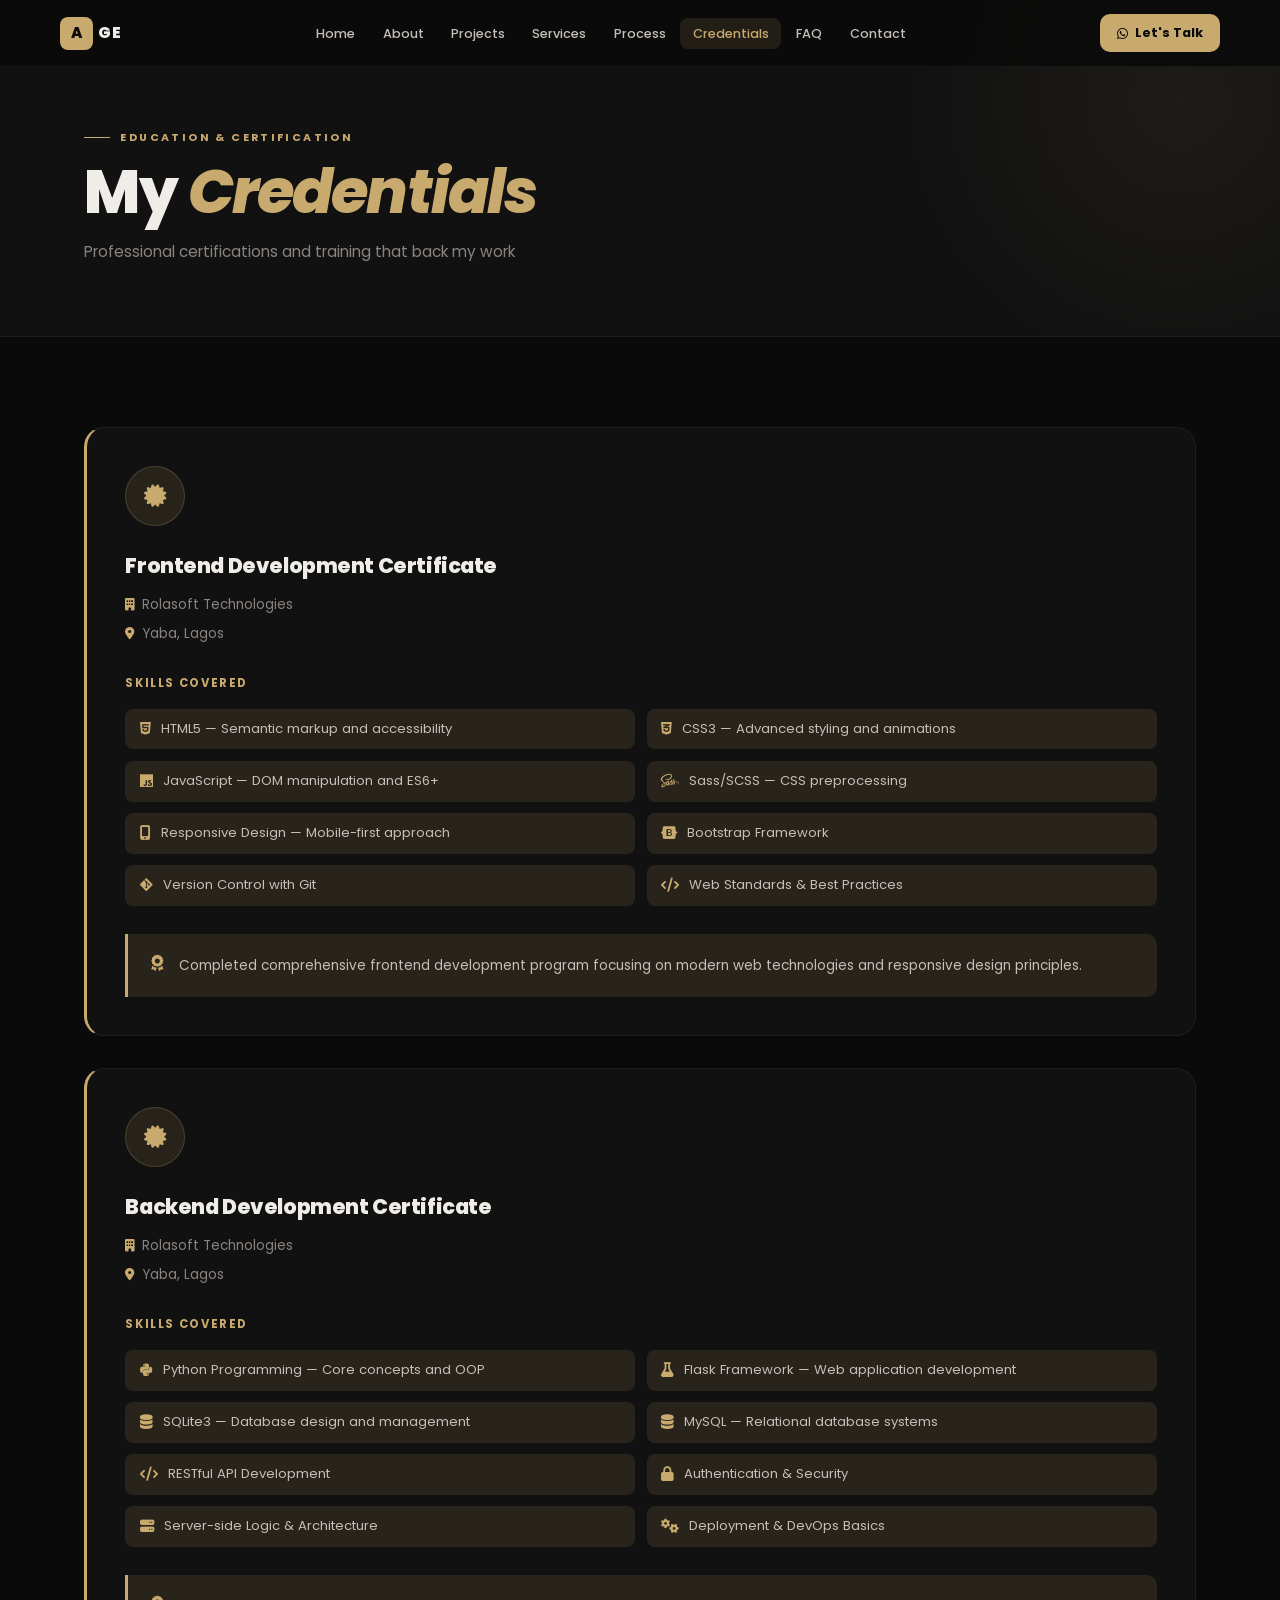
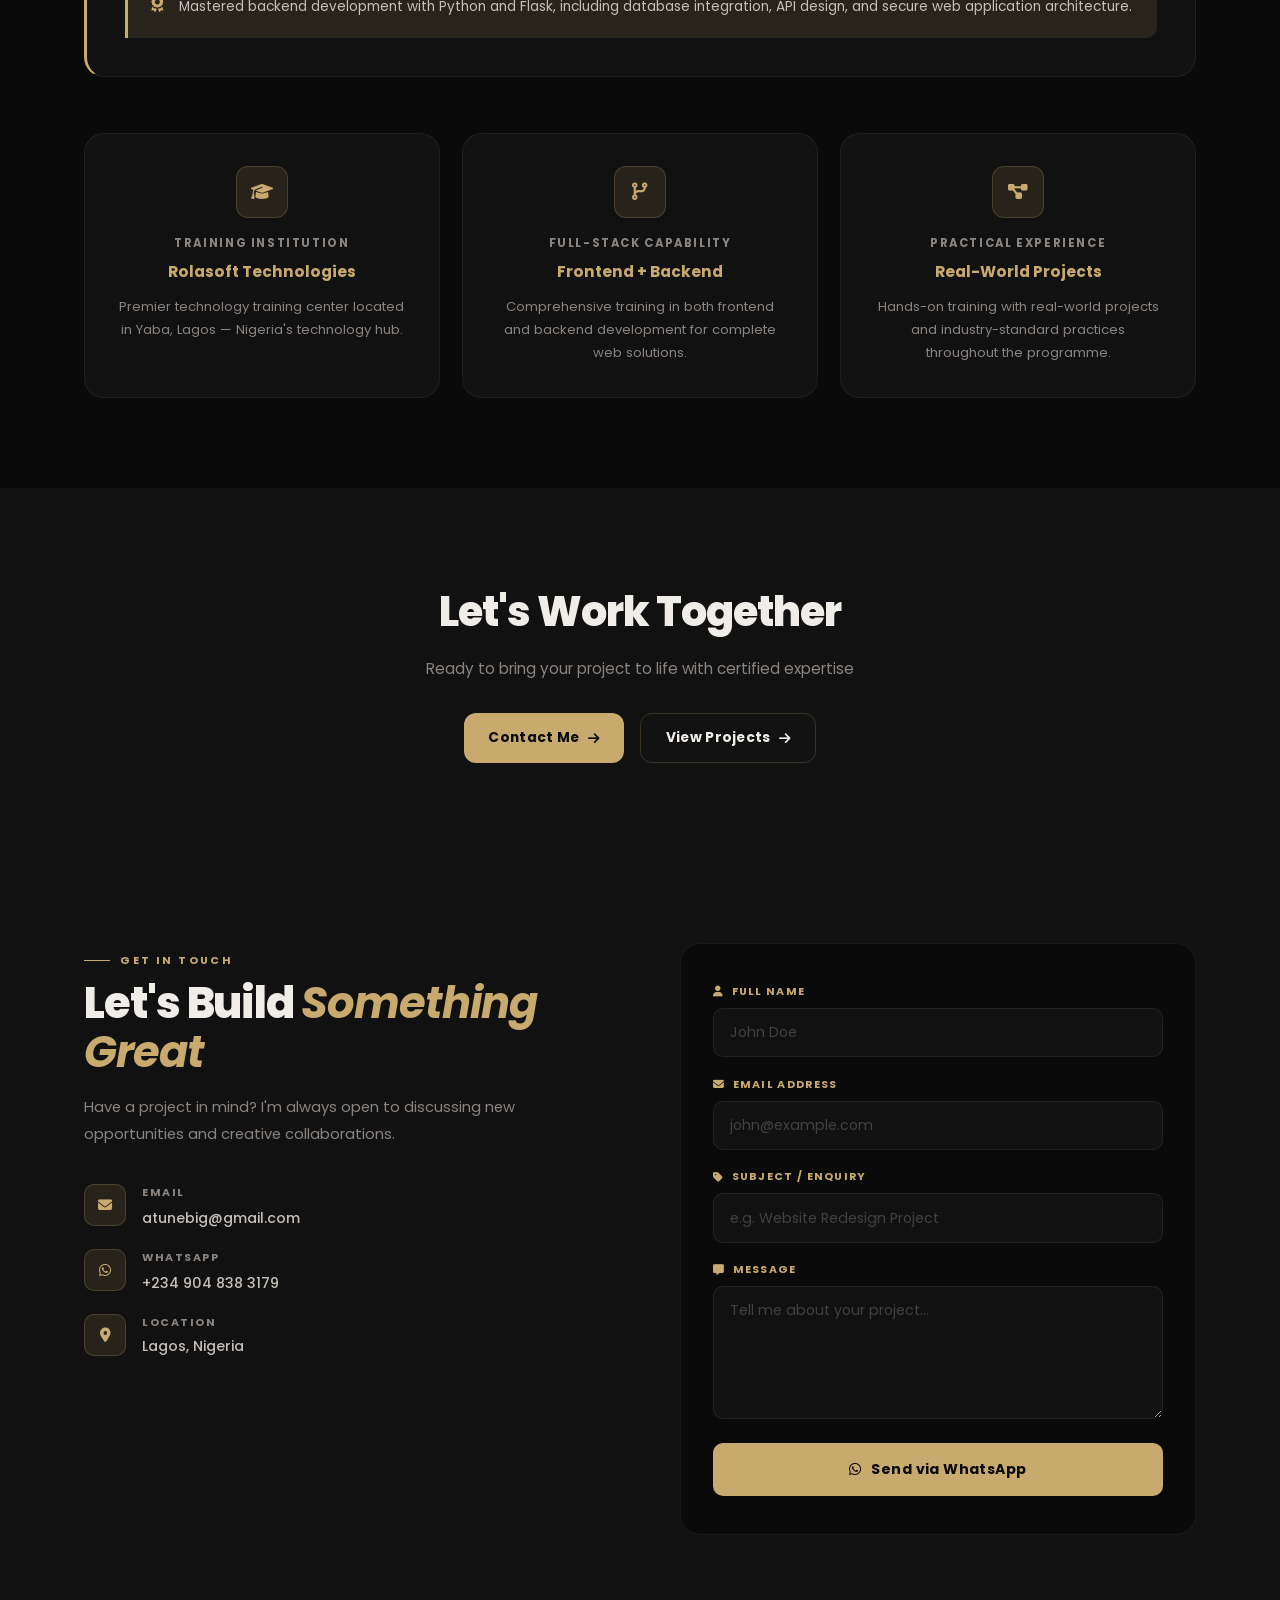
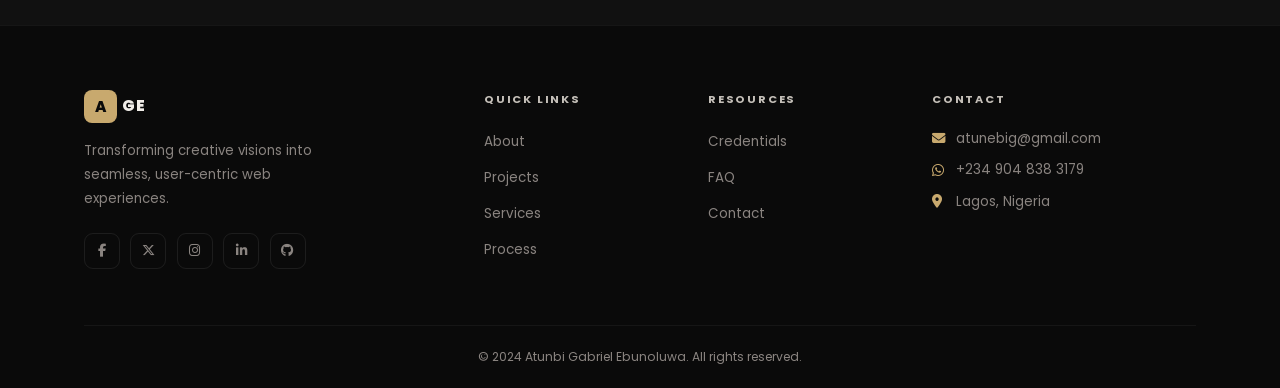
<file: cv.html>
<!DOCTYPE html>
<html lang="en">
<head>
  <meta charset="UTF-8" />
  <meta name="viewport" content="width=device-width, initial-scale=1.0" />
  <title>Credentials — Atunbi Gabriel Ebunoluwa</title>
  <link rel="preconnect" href="https://fonts.googleapis.com">
  <link rel="preconnect" href="https://fonts.gstatic.com" crossorigin>
  <link href="https://fonts.googleapis.com/css2?family=Poppins:ital,wght@0,300;0,400;0,500;0,600;0,700;0,800;1,600&display=swap" rel="stylesheet">
  <link rel="stylesheet" href="https://cdnjs.cloudflare.com/ajax/libs/font-awesome/6.5.1/css/all.min.css" />
  <link rel="stylesheet" href="css/style.css" />
</head>
<body>

  <nav class="navbar" id="navbar">
    <div class="nav-container">
      <a href="index.html" class="logo"><span class="logo-initial">A</span><span class="logo-text">GE</span></a>
      <div class="hamburger" id="hamburger"><span></span><span></span><span></span></div>
      <ul class="nav-menu" id="navMenu">
        <li><a href="index.html">Home</a></li>
        <li><a href="about.html">About</a></li>
        <li><a href="projects.html">Projects</a></li>
        <li><a href="services.html">Services</a></li>
        <li><a href="process.html">Process</a></li>
        <li><a href="cv.html" class="active">Credentials</a></li>
        <li><a href="faq.html">FAQ</a></li>
        <li><a href="#contact">Contact</a></li>
      </ul>
      <a href="http://wa.me/2349048383179" class="nav-cta"><i class="fa-brands fa-whatsapp"></i><span>Let's Talk</span></a>
    </div>
  </nav>

  <section class="page-header">
    <div class="container">
      <div class="header-content">
        <span class="page-label">Education & Certification</span>
        <h1 class="page-title">My <span>Credentials</span></h1>
        <p class="page-subtitle">Professional certifications and training that back my work</p>
      </div>
    </div>
  </section>

  <section class="credentials-section">
    <div class="container">

      <div class="credentials-grid">

        <!-- Credential 1 -->
        <div class="credential-card fade-up">
          <div class="credential-badge"><i class="fa-solid fa-certificate"></i></div>
          <div class="credential-content">
            <h3>Frontend Development Certificate</h3>
            <p class="credential-issuer"><i class="fa-solid fa-building"></i> Rolasoft Technologies</p>
            <p class="credential-location"><i class="fa-solid fa-location-dot"></i> Yaba, Lagos</p>
            <div class="credential-details">
              <h4>Skills Covered</h4>
              <ul>
                <li><i class="fa-brands fa-html5"></i> HTML5 — Semantic markup and accessibility</li>
                <li><i class="fa-brands fa-css3-alt"></i> CSS3 — Advanced styling and animations</li>
                <li><i class="fa-brands fa-js"></i> JavaScript — DOM manipulation and ES6+</li>
                <li><i class="fa-brands fa-sass"></i> Sass/SCSS — CSS preprocessing</li>
                <li><i class="fa-solid fa-mobile-screen-button"></i> Responsive Design — Mobile-first approach</li>
                <li><i class="fa-brands fa-bootstrap"></i> Bootstrap Framework</li>
                <li><i class="fa-brands fa-git-alt"></i> Version Control with Git</li>
                <li><i class="fa-solid fa-code"></i> Web Standards & Best Practices</li>
              </ul>
            </div>
            <div class="credential-highlight">
              <i class="fa-solid fa-award"></i>
              <p>Completed comprehensive frontend development program focusing on modern web technologies and responsive design principles.</p>
            </div>
          </div>
        </div>

        <!-- Credential 2 -->
        <div class="credential-card fade-up">
          <div class="credential-badge"><i class="fa-solid fa-certificate"></i></div>
          <div class="credential-content">
            <h3>Backend Development Certificate</h3>
            <p class="credential-issuer"><i class="fa-solid fa-building"></i> Rolasoft Technologies</p>
            <p class="credential-location"><i class="fa-solid fa-location-dot"></i> Yaba, Lagos</p>
            <div class="credential-details">
              <h4>Skills Covered</h4>
              <ul>
                <li><i class="fa-brands fa-python"></i> Python Programming — Core concepts and OOP</li>
                <li><i class="fa-solid fa-flask"></i> Flask Framework — Web application development</li>
                <li><i class="fa-solid fa-database"></i> SQLite3 — Database design and management</li>
                <li><i class="fa-solid fa-database"></i> MySQL — Relational database systems</li>
                <li><i class="fa-solid fa-code"></i> RESTful API Development</li>
                <li><i class="fa-solid fa-lock"></i> Authentication & Security</li>
                <li><i class="fa-solid fa-server"></i> Server-side Logic & Architecture</li>
                <li><i class="fa-solid fa-gears"></i> Deployment & DevOps Basics</li>
              </ul>
            </div>
            <div class="credential-highlight">
              <i class="fa-solid fa-award"></i>
              <p>Mastered backend development with Python and Flask, including database integration, API design, and secure web application architecture.</p>
            </div>
          </div>
        </div>

      </div>

      <!-- Training info cards -->
      <div class="training-info">
        <div class="info-card fade-up">
          <div class="info-icon"><i class="fa-solid fa-graduation-cap"></i></div>
          <h3>Training Institution</h3>
          <h4>Rolasoft Technologies</h4>
          <p>Premier technology training center located in Yaba, Lagos — Nigeria's technology hub.</p>
        </div>
        <div class="info-card fade-up">
          <div class="info-icon"><i class="fa-solid fa-code-branch"></i></div>
          <h3>Full-Stack Capability</h3>
          <h4>Frontend + Backend</h4>
          <p>Comprehensive training in both frontend and backend development for complete web solutions.</p>
        </div>
        <div class="info-card fade-up">
          <div class="info-icon"><i class="fa-solid fa-project-diagram"></i></div>
          <h3>Practical Experience</h3>
          <h4>Real-World Projects</h4>
          <p>Hands-on training with real-world projects and industry-standard practices throughout the programme.</p>
        </div>
      </div>

    </div>
  </section>

  <section class="cta-section">
    <div class="container">
      <div class="cta-content fade-up">
        <h2>Let's Work Together</h2>
        <p>Ready to bring your project to life with certified expertise</p>
        <div class="cta-buttons">
          <a href="#contact" class="btn btn-primary"><span>Contact Me</span><i class="fa-solid fa-arrow-right"></i></a>
          <a href="projects.html" class="btn btn-outline"><span>View Projects</span><i class="fa-solid fa-arrow-right"></i></a>
        </div>
      </div>
    </div>
  </section>

  <section class="contact-section" id="contact">
    <div class="container">
      <div class="contact-grid">
        <div class="contact-info fade-up">
          <span class="section-label">Get In Touch</span>
          <h2 class="section-title">Let's Build <span>Something Great</span></h2>
          <p class="contact-text">Have a project in mind? I'm always open to discussing new opportunities and creative collaborations.</p>
          <div class="contact-details">
            <div class="contact-item"><div class="contact-icon"><i class="fa-solid fa-envelope"></i></div><div><h4>Email</h4><a href="mailto:atunebig@gmail.com">atunebig@gmail.com</a></div></div>
            <div class="contact-item"><div class="contact-icon"><i class="fa-brands fa-whatsapp"></i></div><div><h4>WhatsApp</h4><a href="http://wa.me/2349048383179">+234 904 838 3179</a></div></div>
            <div class="contact-item"><div class="contact-icon"><i class="fa-solid fa-location-dot"></i></div><div><h4>Location</h4><p>Lagos, Nigeria</p></div></div>
          </div>
        </div>
        <form class="contact-form fade-up" id="contactForm" novalidate>
          <div class="form-group"><label for="name"><i class="fa-solid fa-user"></i> Full Name</label><input type="text" id="name" name="name" placeholder="John Doe" required /></div>
          <div class="form-group"><label for="email"><i class="fa-solid fa-envelope"></i> Email Address</label><input type="email" id="email" name="email" placeholder="john@example.com" required /></div>
          <div class="form-group"><label for="subject"><i class="fa-solid fa-tag"></i> Subject / Enquiry</label><input type="text" id="subject" name="subject" placeholder="e.g. Website Redesign Project" required /></div>
          <div class="form-group"><label for="message"><i class="fa-solid fa-message"></i> Message</label><textarea id="message" name="message" rows="5" placeholder="Tell me about your project..." required></textarea></div>
          <button type="submit" class="btn-submit"><i class="fa-brands fa-whatsapp"></i><span>Send via WhatsApp</span></button>
          <div class="form-toast" id="formToast"><i class="fa-solid fa-circle-check"></i><span>Opening WhatsApp with your message…</span></div>
        </form>
      </div>
    </div>
  </section>

  <footer class="footer">
    <div class="container">
      <div class="footer-grid">
        <div class="footer-brand">
          <div class="footer-logo"><span class="logo-initial">A</span><span class="logo-text">GE</span></div>
          <p>Transforming creative visions into seamless, user-centric web experiences.</p>
          <div class="social-links">
            <a href="#" aria-label="Facebook"><i class="fa-brands fa-facebook-f"></i></a>
            <a href="#" aria-label="Twitter/X"><i class="fa-brands fa-x-twitter"></i></a>
            <a href="#" aria-label="Instagram"><i class="fa-brands fa-instagram"></i></a>
            <a href="#" aria-label="LinkedIn"><i class="fa-brands fa-linkedin-in"></i></a>
            <a href="#" aria-label="GitHub"><i class="fa-brands fa-github"></i></a>
          </div>
        </div>
        <div class="footer-links"><h4>Quick Links</h4><ul><li><a href="about.html">About</a></li><li><a href="projects.html">Projects</a></li><li><a href="services.html">Services</a></li><li><a href="process.html">Process</a></li></ul></div>
        <div class="footer-links"><h4>Resources</h4><ul><li><a href="cv.html">Credentials</a></li><li><a href="faq.html">FAQ</a></li><li><a href="#contact">Contact</a></li></ul></div>
        <div class="footer-contact"><h4>Contact</h4><p><i class="fa-solid fa-envelope"></i> atunebig@gmail.com</p><p><i class="fa-brands fa-whatsapp"></i> +234 904 838 3179</p><p><i class="fa-solid fa-location-dot"></i> Lagos, Nigeria</p></div>
      </div>
      <div class="footer-bottom"><p>&copy; 2024 Atunbi Gabriel Ebunoluwa. All rights reserved.</p></div>
    </div>
  </footer>

  <script>
    const hamburger=document.getElementById('hamburger'),navMenu=document.getElementById('navMenu');
    hamburger.addEventListener('click',()=>{hamburger.classList.toggle('open');navMenu.classList.toggle('open');});
    navMenu.querySelectorAll('a').forEach(l=>l.addEventListener('click',()=>{hamburger.classList.remove('open');navMenu.classList.remove('open');}));
    window.addEventListener('scroll',()=>{document.getElementById('navbar').style.boxShadow=window.scrollY>20?'0 4px 30px rgba(0,0,0,0.55)':'none';},{passive:true});
    const obs=new IntersectionObserver(entries=>{entries.forEach(e=>{if(e.isIntersecting){e.target.parentElement.querySelectorAll('.fade-up').forEach((el,i)=>{if(!el.classList.contains('visible'))el.style.transitionDelay=`${i*0.1}s`;});e.target.classList.add('visible');obs.unobserve(e.target);}});},{threshold:0.1});
    document.querySelectorAll('.fade-up').forEach(el=>obs.observe(el));
    document.getElementById('contactForm').addEventListener('submit',function(e){
      e.preventDefault();
      const name=document.getElementById('name').value.trim(),email=document.getElementById('email').value.trim(),subject=document.getElementById('subject').value.trim(),message=document.getElementById('message').value.trim();
      if(!name||!email||!subject||!message){alert('Please fill in all fields before sending.');return;}
      const msg=`Hello Gabriel! I found you through your website.\n\n👤 *Name:* ${name}\n📧 *Email:* ${email}\n📌 *Subject:* ${subject}\n\n💬 *Message:*\n${message}`;
      const toast=document.getElementById('formToast');toast.classList.add('show');
      setTimeout(()=>{window.open(`https://wa.me/2349048383179?text=${encodeURIComponent(msg)}`,'_blank');toast.classList.remove('show');this.reset();},900);
    });
  </script>
</body>
</html>
</file>
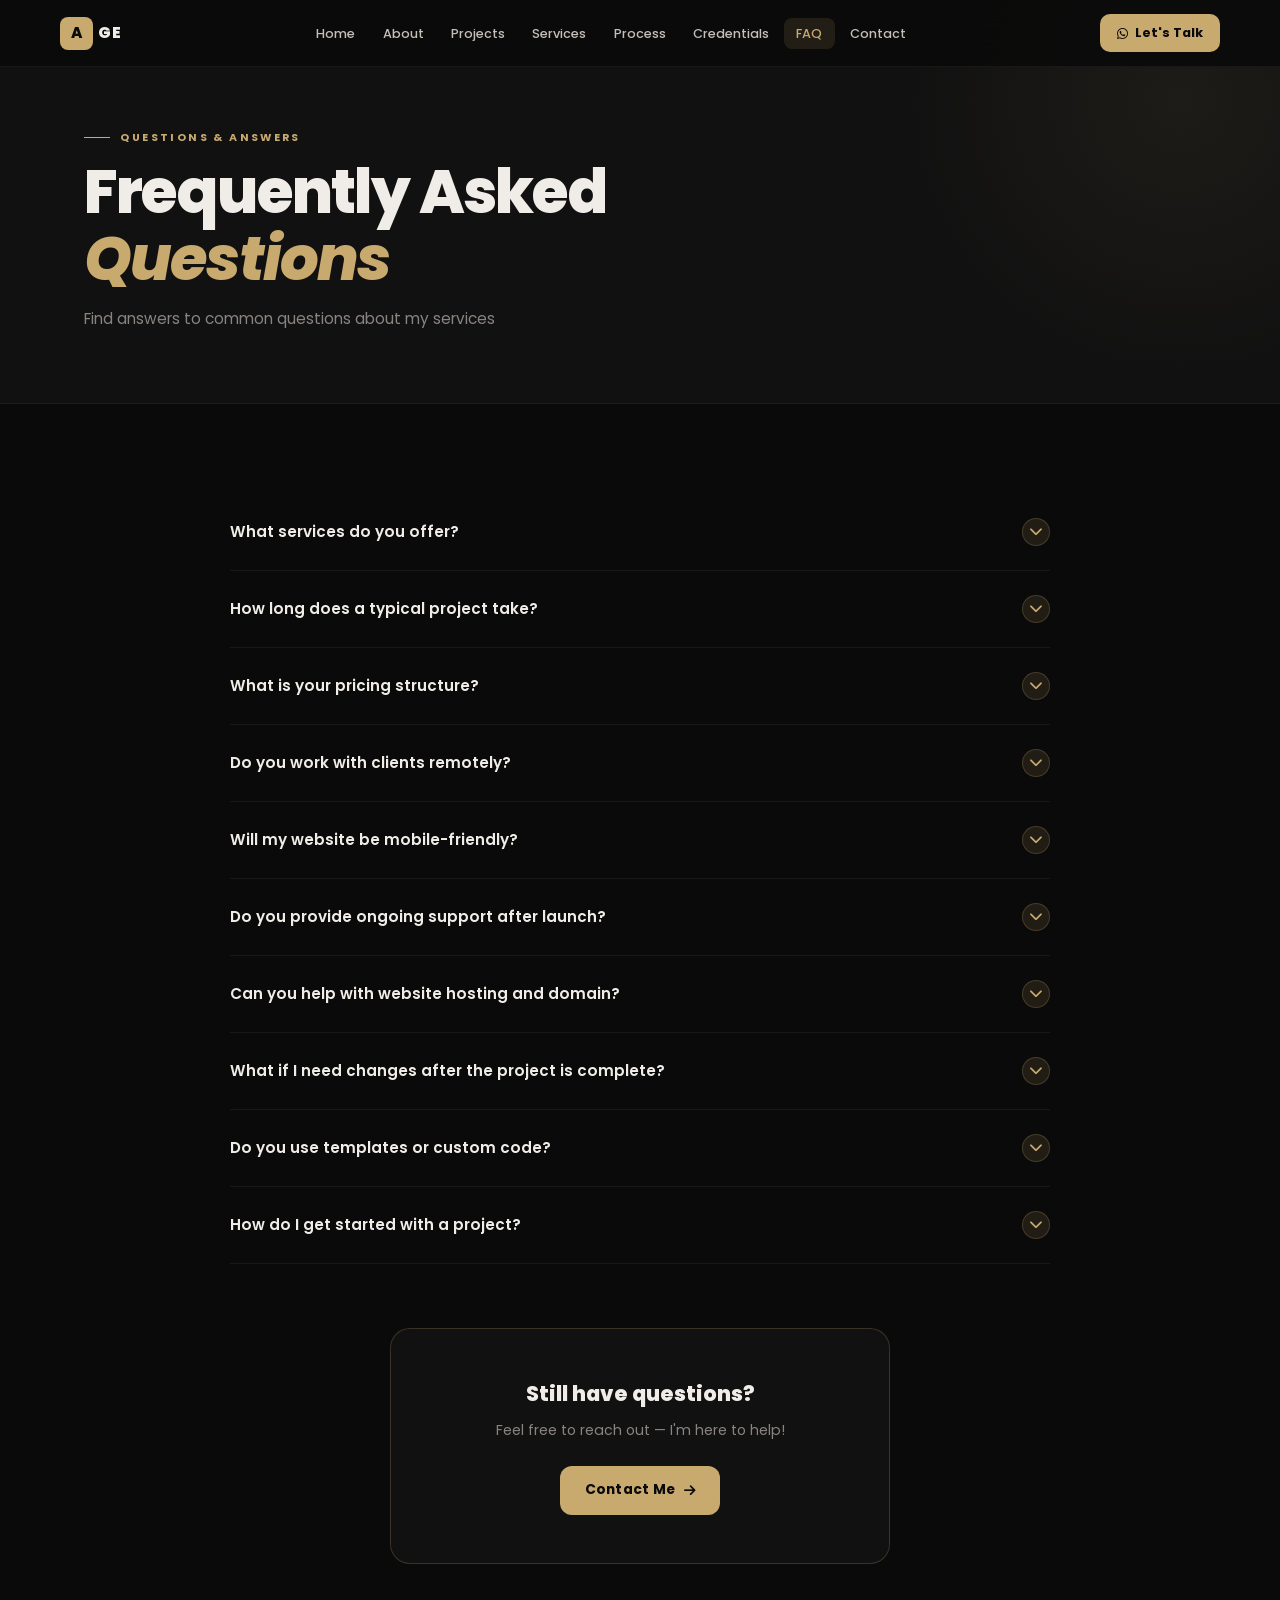
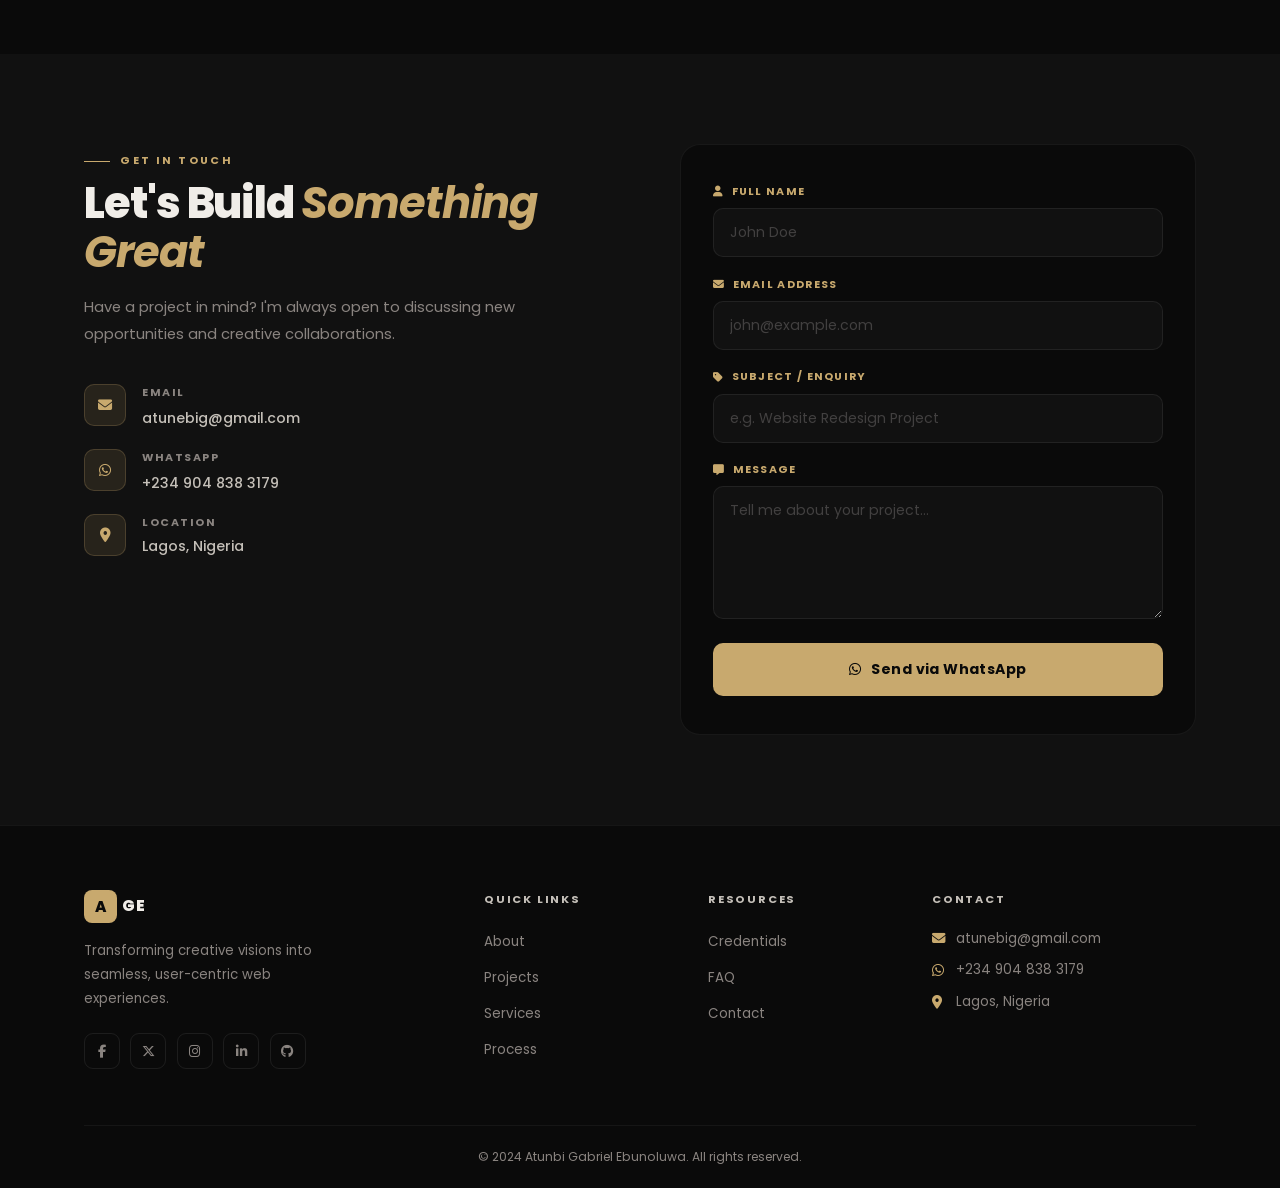
<file: faq.html>
<!DOCTYPE html>
<html lang="en">
<head>
  <meta charset="UTF-8" />
  <meta name="viewport" content="width=device-width, initial-scale=1.0" />
  <title>FAQ — Atunbi Gabriel Ebunoluwa</title>
  <link rel="preconnect" href="https://fonts.googleapis.com">
  <link rel="preconnect" href="https://fonts.gstatic.com" crossorigin>
  <link href="https://fonts.googleapis.com/css2?family=Poppins:ital,wght@0,300;0,400;0,500;0,600;0,700;0,800;1,600&display=swap" rel="stylesheet">
  <link rel="stylesheet" href="https://cdnjs.cloudflare.com/ajax/libs/font-awesome/6.5.1/css/all.min.css" />
  <link rel="stylesheet" href="css/style.css" />
</head>
<body>

  <nav class="navbar" id="navbar">
    <div class="nav-container">
      <a href="index.html" class="logo"><span class="logo-initial">A</span><span class="logo-text">GE</span></a>
      <div class="hamburger" id="hamburger"><span></span><span></span><span></span></div>
      <ul class="nav-menu" id="navMenu">
        <li><a href="index.html">Home</a></li>
        <li><a href="about.html">About</a></li>
        <li><a href="projects.html">Projects</a></li>
        <li><a href="services.html">Services</a></li>
        <li><a href="process.html">Process</a></li>
        <li><a href="cv.html">Credentials</a></li>
        <li><a href="faq.html" class="active">FAQ</a></li>
        <li><a href="#contact">Contact</a></li>
      </ul>
      <a href="http://wa.me/2349048383179" class="nav-cta"><i class="fa-brands fa-whatsapp"></i><span>Let's Talk</span></a>
    </div>
  </nav>

  <section class="page-header">
    <div class="container">
      <div class="header-content">
        <span class="page-label">Questions & Answers</span>
        <h1 class="page-title">Frequently Asked <span>Questions</span></h1>
        <p class="page-subtitle">Find answers to common questions about my services</p>
      </div>
    </div>
  </section>

  <section class="faq-section">
    <div class="container">
      <div class="faq-list">

        <div class="faq-item fade-up">
          <div class="faq-question"><h3>What services do you offer?</h3><i class="fa-solid fa-chevron-down"></i></div>
          <div class="faq-answer"><p>I offer comprehensive web development services including graphic design, product design, UI/UX design, and full-stack web development. This covers everything from initial concept and design to development, deployment, and ongoing maintenance.</p></div>
        </div>

        <div class="faq-item fade-up">
          <div class="faq-question"><h3>How long does a typical project take?</h3><i class="fa-solid fa-chevron-down"></i></div>
          <div class="faq-answer"><p>Project timelines vary based on complexity and scope. A simple website typically takes 2–4 weeks, while more complex applications can take 6–12 weeks or longer. During our initial consultation, I'll provide a detailed timeline based on your specific requirements.</p></div>
        </div>

        <div class="faq-item fade-up">
          <div class="faq-question"><h3>What is your pricing structure?</h3><i class="fa-solid fa-chevron-down"></i></div>
          <div class="faq-answer"><p>Pricing depends on project scope, complexity, and timeline. I offer both fixed-price projects and hourly rates. After understanding your requirements, I'll provide a detailed quote with transparent pricing. Contact me for a free consultation and quote.</p></div>
        </div>

        <div class="faq-item fade-up">
          <div class="faq-question"><h3>Do you work with clients remotely?</h3><i class="fa-solid fa-chevron-down"></i></div>
          <div class="faq-answer"><p>Yes, I work with clients both locally in Lagos and remotely from anywhere in the world. I use modern collaboration tools and communication platforms to ensure smooth project delivery regardless of location.</p></div>
        </div>

        <div class="faq-item fade-up">
          <div class="faq-question"><h3>Will my website be mobile-friendly?</h3><i class="fa-solid fa-chevron-down"></i></div>
          <div class="faq-answer"><p>Absolutely! All websites I develop are fully responsive and optimized for all devices — smartphones, tablets, and desktops. I use a mobile-first approach to ensure excellent user experience across all screen sizes.</p></div>
        </div>

        <div class="faq-item fade-up">
          <div class="faq-question"><h3>Do you provide ongoing support after launch?</h3><i class="fa-solid fa-chevron-down"></i></div>
          <div class="faq-answer"><p>Yes, I offer various support and maintenance packages to keep your website running smoothly. This includes updates, security patches, bug fixes, and technical support. We can discuss the best support plan for your needs.</p></div>
        </div>

        <div class="faq-item fade-up">
          <div class="faq-question"><h3>Can you help with website hosting and domain?</h3><i class="fa-solid fa-chevron-down"></i></div>
          <div class="faq-answer"><p>Yes, I can help you choose the right hosting solution and assist with domain registration. I'll guide you through the process and ensure your website is properly configured and deployed to a reliable hosting environment.</p></div>
        </div>

        <div class="faq-item fade-up">
          <div class="faq-question"><h3>What if I need changes after the project is complete?</h3><i class="fa-solid fa-chevron-down"></i></div>
          <div class="faq-answer"><p>I offer a revision period after project completion for minor adjustments. For major changes or new features, we can discuss additional work as a new project phase or include it in an ongoing maintenance agreement.</p></div>
        </div>

        <div class="faq-item fade-up">
          <div class="faq-question"><h3>Do you use templates or custom code?</h3><i class="fa-solid fa-chevron-down"></i></div>
          <div class="faq-answer"><p>I primarily build custom websites from scratch to ensure your site is unique and tailored to your specific needs. This approach provides better performance, flexibility, and SEO optimization compared to template-based solutions.</p></div>
        </div>

        <div class="faq-item fade-up">
          <div class="faq-question"><h3>How do I get started with a project?</h3><i class="fa-solid fa-chevron-down"></i></div>
          <div class="faq-answer"><p>Simply contact me through the contact form, email, or WhatsApp. We'll schedule a free consultation to discuss your project requirements, goals, and timeline. From there, I'll provide a detailed proposal and we can begin the exciting journey of bringing your vision to life!</p></div>
        </div>

      </div>

      <div class="faq-cta fade-up">
        <h3>Still have questions?</h3>
        <p>Feel free to reach out — I'm here to help!</p>
        <a href="#contact" class="btn btn-primary"><span>Contact Me</span><i class="fa-solid fa-arrow-right"></i></a>
      </div>
    </div>
  </section>

  <section class="contact-section" id="contact">
    <div class="container">
      <div class="contact-grid">
        <div class="contact-info fade-up">
          <span class="section-label">Get In Touch</span>
          <h2 class="section-title">Let's Build <span>Something Great</span></h2>
          <p class="contact-text">Have a project in mind? I'm always open to discussing new opportunities and creative collaborations.</p>
          <div class="contact-details">
            <div class="contact-item"><div class="contact-icon"><i class="fa-solid fa-envelope"></i></div><div><h4>Email</h4><a href="mailto:atunebig@gmail.com">atunebig@gmail.com</a></div></div>
            <div class="contact-item"><div class="contact-icon"><i class="fa-brands fa-whatsapp"></i></div><div><h4>WhatsApp</h4><a href="http://wa.me/2349048383179">+234 904 838 3179</a></div></div>
            <div class="contact-item"><div class="contact-icon"><i class="fa-solid fa-location-dot"></i></div><div><h4>Location</h4><p>Lagos, Nigeria</p></div></div>
          </div>
        </div>
        <form class="contact-form fade-up" id="contactForm" novalidate>
          <div class="form-group"><label for="name"><i class="fa-solid fa-user"></i> Full Name</label><input type="text" id="name" name="name" placeholder="John Doe" required /></div>
          <div class="form-group"><label for="email"><i class="fa-solid fa-envelope"></i> Email Address</label><input type="email" id="email" name="email" placeholder="john@example.com" required /></div>
          <div class="form-group"><label for="subject"><i class="fa-solid fa-tag"></i> Subject / Enquiry</label><input type="text" id="subject" name="subject" placeholder="e.g. Website Redesign Project" required /></div>
          <div class="form-group"><label for="message"><i class="fa-solid fa-message"></i> Message</label><textarea id="message" name="message" rows="5" placeholder="Tell me about your project..." required></textarea></div>
          <button type="submit" class="btn-submit"><i class="fa-brands fa-whatsapp"></i><span>Send via WhatsApp</span></button>
          <div class="form-toast" id="formToast"><i class="fa-solid fa-circle-check"></i><span>Opening WhatsApp with your message…</span></div>
        </form>
      </div>
    </div>
  </section>

  <footer class="footer">
    <div class="container">
      <div class="footer-grid">
        <div class="footer-brand">
          <div class="footer-logo"><span class="logo-initial">A</span><span class="logo-text">GE</span></div>
          <p>Transforming creative visions into seamless, user-centric web experiences.</p>
          <div class="social-links">
            <a href="#" aria-label="Facebook"><i class="fa-brands fa-facebook-f"></i></a>
            <a href="#" aria-label="Twitter/X"><i class="fa-brands fa-x-twitter"></i></a>
            <a href="#" aria-label="Instagram"><i class="fa-brands fa-instagram"></i></a>
            <a href="#" aria-label="LinkedIn"><i class="fa-brands fa-linkedin-in"></i></a>
            <a href="#" aria-label="GitHub"><i class="fa-brands fa-github"></i></a>
          </div>
        </div>
        <div class="footer-links"><h4>Quick Links</h4><ul><li><a href="about.html">About</a></li><li><a href="projects.html">Projects</a></li><li><a href="services.html">Services</a></li><li><a href="process.html">Process</a></li></ul></div>
        <div class="footer-links"><h4>Resources</h4><ul><li><a href="cv.html">Credentials</a></li><li><a href="faq.html">FAQ</a></li><li><a href="#contact">Contact</a></li></ul></div>
        <div class="footer-contact"><h4>Contact</h4><p><i class="fa-solid fa-envelope"></i> atunebig@gmail.com</p><p><i class="fa-brands fa-whatsapp"></i> +234 904 838 3179</p><p><i class="fa-solid fa-location-dot"></i> Lagos, Nigeria</p></div>
      </div>
      <div class="footer-bottom"><p>&copy; 2024 Atunbi Gabriel Ebunoluwa. All rights reserved.</p></div>
    </div>
  </footer>

  <script>
    const hamburger=document.getElementById('hamburger'),navMenu=document.getElementById('navMenu');
    hamburger.addEventListener('click',()=>{hamburger.classList.toggle('open');navMenu.classList.toggle('open');});
    navMenu.querySelectorAll('a').forEach(l=>l.addEventListener('click',()=>{hamburger.classList.remove('open');navMenu.classList.remove('open');}));
    window.addEventListener('scroll',()=>{document.getElementById('navbar').style.boxShadow=window.scrollY>20?'0 4px 30px rgba(0,0,0,0.55)':'none';},{passive:true});
    const obs=new IntersectionObserver(entries=>{entries.forEach(e=>{if(e.isIntersecting){e.target.parentElement.querySelectorAll('.fade-up').forEach((el,i)=>{if(!el.classList.contains('visible'))el.style.transitionDelay=`${i*0.08}s`;});e.target.classList.add('visible');obs.unobserve(e.target);}});},{threshold:0.1});
    document.querySelectorAll('.fade-up').forEach(el=>obs.observe(el));

    // FAQ accordion
    document.querySelectorAll('.faq-question').forEach(q => {
      q.addEventListener('click', () => {
        const item = q.parentElement;
        const isOpen = item.classList.contains('active');
        document.querySelectorAll('.faq-item').forEach(i => i.classList.remove('active'));
        if (!isOpen) item.classList.add('active');
      });
    });

    // WhatsApp form
    document.getElementById('contactForm').addEventListener('submit',function(e){
      e.preventDefault();
      const name=document.getElementById('name').value.trim(),email=document.getElementById('email').value.trim(),subject=document.getElementById('subject').value.trim(),message=document.getElementById('message').value.trim();
      if(!name||!email||!subject||!message){alert('Please fill in all fields before sending.');return;}
      const msg=`Hello Gabriel! I found you through your website.\n\n👤 *Name:* ${name}\n📧 *Email:* ${email}\n📌 *Subject:* ${subject}\n\n💬 *Message:*\n${message}`;
      const toast=document.getElementById('formToast');toast.classList.add('show');
      setTimeout(()=>{window.open(`https://wa.me/2349048383179?text=${encodeURIComponent(msg)}`,'_blank');toast.classList.remove('show');this.reset();},900);
    });
  </script>
</body>
</html>
</file>
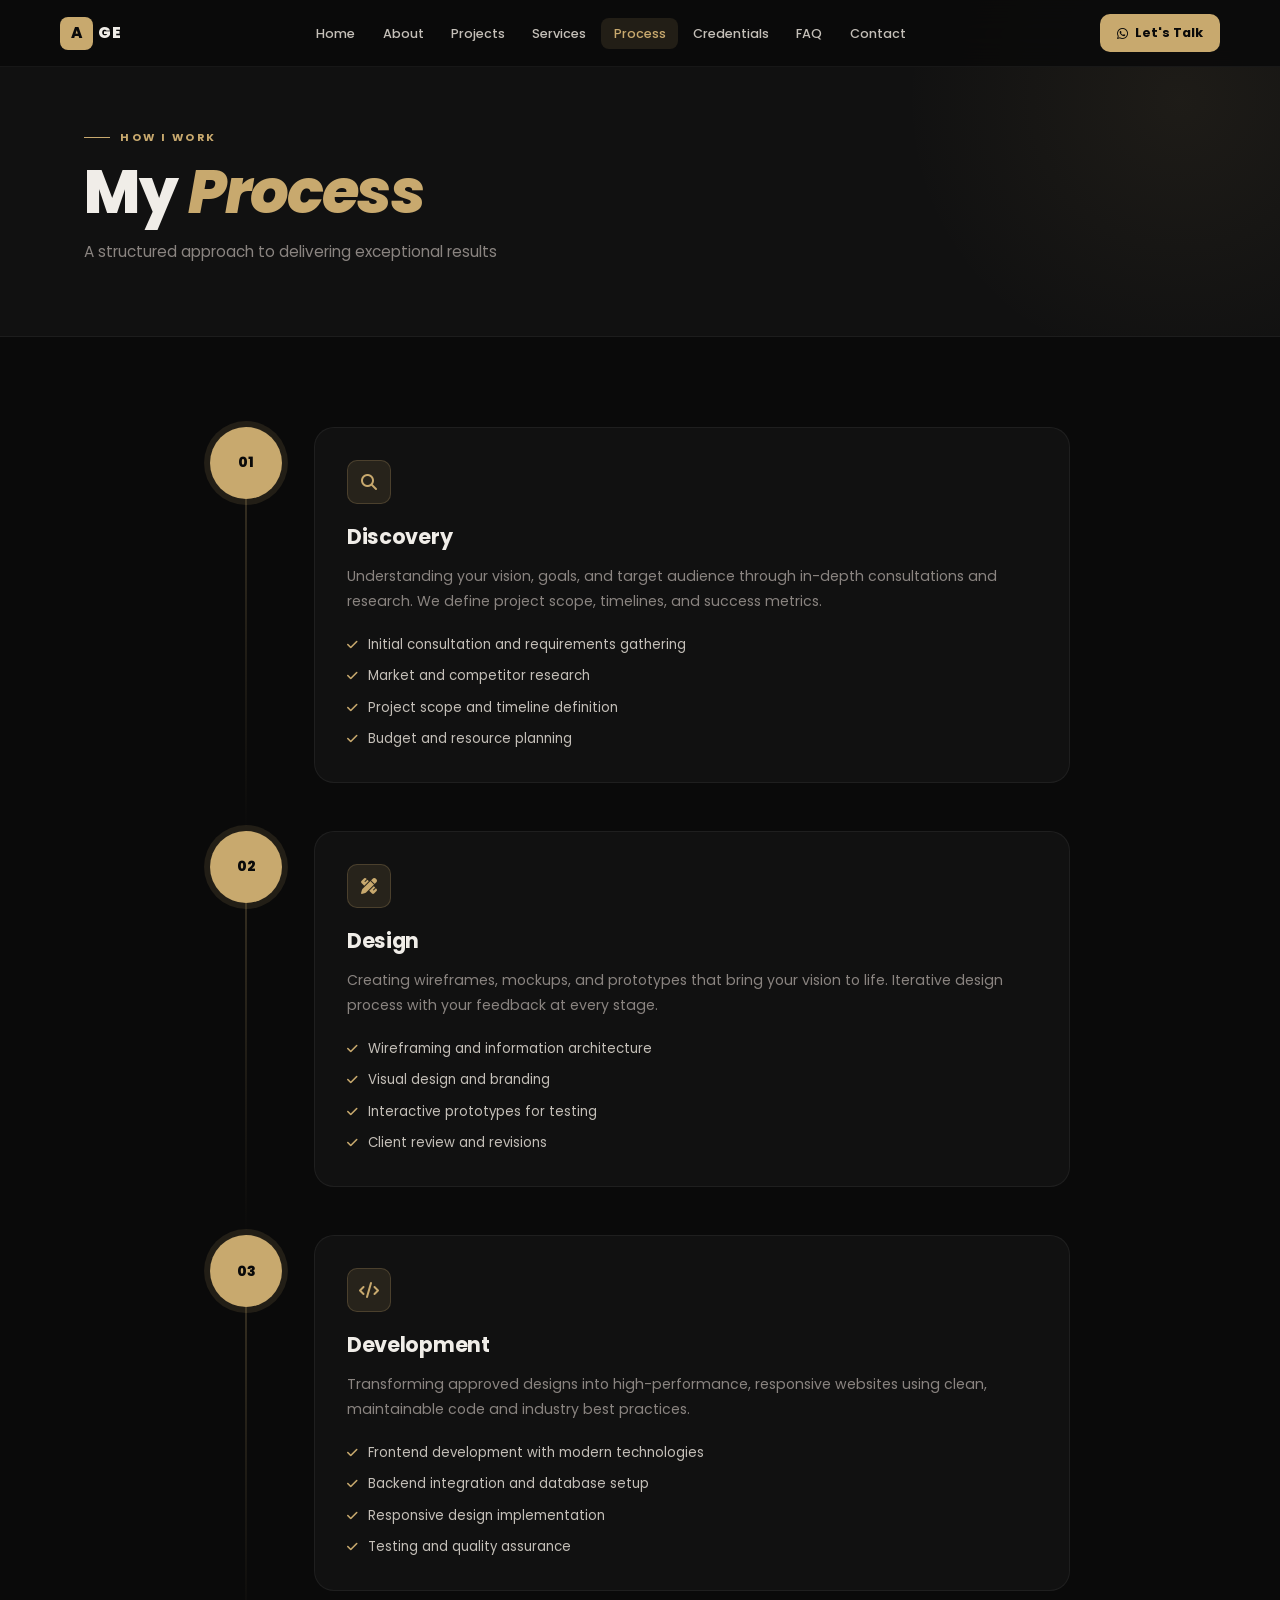
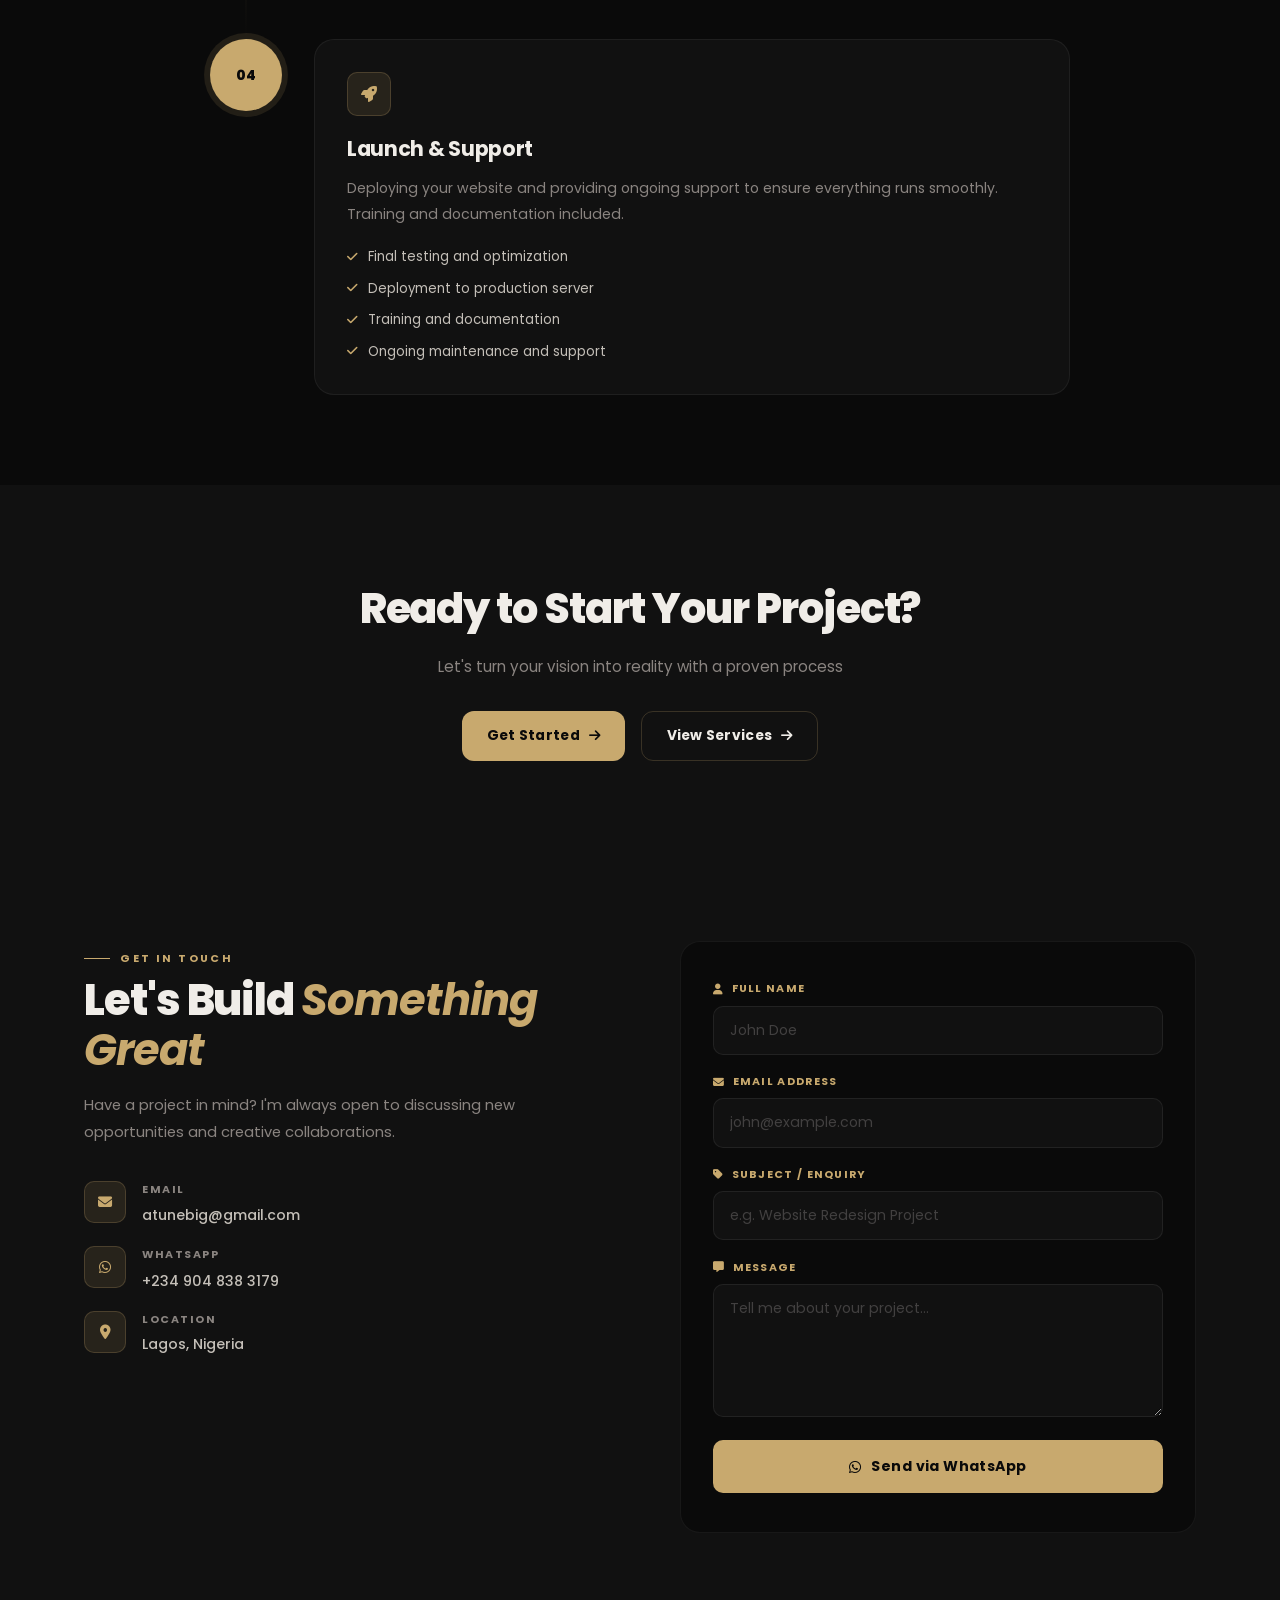
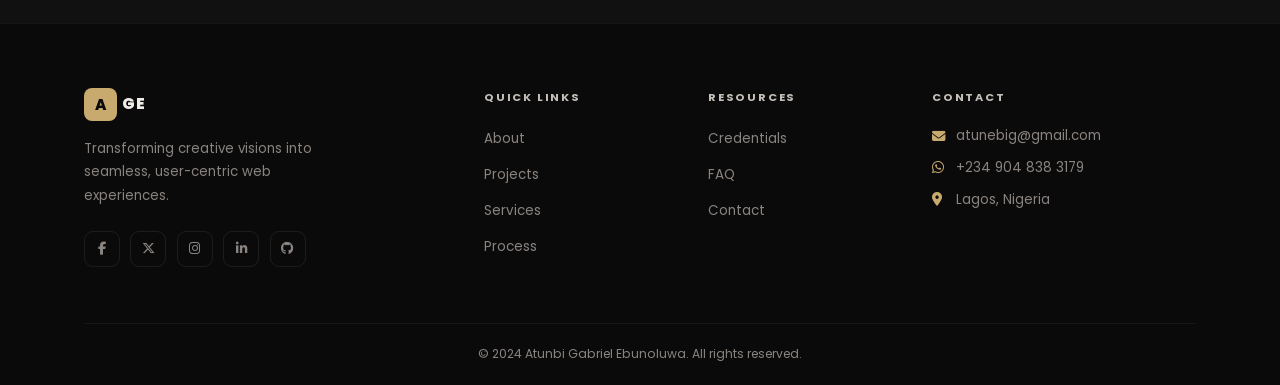
<file: process.html>
<!DOCTYPE html>
<html lang="en">
<head>
  <meta charset="UTF-8" />
  <meta name="viewport" content="width=device-width, initial-scale=1.0" />
  <title>Process — Atunbi Gabriel Ebunoluwa</title>
  <link rel="preconnect" href="https://fonts.googleapis.com">
  <link rel="preconnect" href="https://fonts.gstatic.com" crossorigin>
  <link href="https://fonts.googleapis.com/css2?family=Poppins:ital,wght@0,300;0,400;0,500;0,600;0,700;0,800;1,600&display=swap" rel="stylesheet">
  <link rel="stylesheet" href="https://cdnjs.cloudflare.com/ajax/libs/font-awesome/6.5.1/css/all.min.css" />
  <link rel="stylesheet" href="css/style.css" />
</head>
<body>

  <nav class="navbar" id="navbar">
    <div class="nav-container">
      <a href="index.html" class="logo"><span class="logo-initial">A</span><span class="logo-text">GE</span></a>
      <div class="hamburger" id="hamburger"><span></span><span></span><span></span></div>
      <ul class="nav-menu" id="navMenu">
        <li><a href="index.html">Home</a></li>
        <li><a href="about.html">About</a></li>
        <li><a href="projects.html">Projects</a></li>
        <li><a href="services.html">Services</a></li>
        <li><a href="process.html" class="active">Process</a></li>
        <li><a href="cv.html">Credentials</a></li>
        <li><a href="faq.html">FAQ</a></li>
        <li><a href="#contact">Contact</a></li>
      </ul>
      <a href="http://wa.me/2349048383179" class="nav-cta"><i class="fa-brands fa-whatsapp"></i><span>Let's Talk</span></a>
    </div>
  </nav>

  <section class="page-header">
    <div class="container">
      <div class="header-content">
        <span class="page-label">How I Work</span>
        <h1 class="page-title">My <span>Process</span></h1>
        <p class="page-subtitle">A structured approach to delivering exceptional results</p>
      </div>
    </div>
  </section>

  <section class="process-section">
    <div class="container">
      <div class="process-timeline">

        <div class="process-step fade-up">
          <div class="step-number">01</div>
          <div class="step-content">
            <div class="step-icon"><i class="fa-solid fa-magnifying-glass"></i></div>
            <h2>Discovery</h2>
            <p>Understanding your vision, goals, and target audience through in-depth consultations and research. We define project scope, timelines, and success metrics.</p>
            <ul class="step-details">
              <li><i class="fa-solid fa-check"></i> Initial consultation and requirements gathering</li>
              <li><i class="fa-solid fa-check"></i> Market and competitor research</li>
              <li><i class="fa-solid fa-check"></i> Project scope and timeline definition</li>
              <li><i class="fa-solid fa-check"></i> Budget and resource planning</li>
            </ul>
          </div>
        </div>

        <div class="process-step fade-up">
          <div class="step-number">02</div>
          <div class="step-content">
            <div class="step-icon"><i class="fa-solid fa-pen-ruler"></i></div>
            <h2>Design</h2>
            <p>Creating wireframes, mockups, and prototypes that bring your vision to life. Iterative design process with your feedback at every stage.</p>
            <ul class="step-details">
              <li><i class="fa-solid fa-check"></i> Wireframing and information architecture</li>
              <li><i class="fa-solid fa-check"></i> Visual design and branding</li>
              <li><i class="fa-solid fa-check"></i> Interactive prototypes for testing</li>
              <li><i class="fa-solid fa-check"></i> Client review and revisions</li>
            </ul>
          </div>
        </div>

        <div class="process-step fade-up">
          <div class="step-number">03</div>
          <div class="step-content">
            <div class="step-icon"><i class="fa-solid fa-code"></i></div>
            <h2>Development</h2>
            <p>Transforming approved designs into high-performance, responsive websites using clean, maintainable code and industry best practices.</p>
            <ul class="step-details">
              <li><i class="fa-solid fa-check"></i> Frontend development with modern technologies</li>
              <li><i class="fa-solid fa-check"></i> Backend integration and database setup</li>
              <li><i class="fa-solid fa-check"></i> Responsive design implementation</li>
              <li><i class="fa-solid fa-check"></i> Testing and quality assurance</li>
            </ul>
          </div>
        </div>

        <div class="process-step fade-up">
          <div class="step-number">04</div>
          <div class="step-content">
            <div class="step-icon"><i class="fa-solid fa-rocket"></i></div>
            <h2>Launch & Support</h2>
            <p>Deploying your website and providing ongoing support to ensure everything runs smoothly. Training and documentation included.</p>
            <ul class="step-details">
              <li><i class="fa-solid fa-check"></i> Final testing and optimization</li>
              <li><i class="fa-solid fa-check"></i> Deployment to production server</li>
              <li><i class="fa-solid fa-check"></i> Training and documentation</li>
              <li><i class="fa-solid fa-check"></i> Ongoing maintenance and support</li>
            </ul>
          </div>
        </div>

      </div>
    </div>
  </section>

  <section class="cta-section">
    <div class="container">
      <div class="cta-content fade-up">
        <h2>Ready to Start Your Project?</h2>
        <p>Let's turn your vision into reality with a proven process</p>
        <div class="cta-buttons">
          <a href="#contact" class="btn btn-primary"><span>Get Started</span><i class="fa-solid fa-arrow-right"></i></a>
          <a href="services.html" class="btn btn-outline"><span>View Services</span><i class="fa-solid fa-arrow-right"></i></a>
        </div>
      </div>
    </div>
  </section>

  <section class="contact-section" id="contact">
    <div class="container">
      <div class="contact-grid">
        <div class="contact-info fade-up">
          <span class="section-label">Get In Touch</span>
          <h2 class="section-title">Let's Build <span>Something Great</span></h2>
          <p class="contact-text">Have a project in mind? I'm always open to discussing new opportunities and creative collaborations.</p>
          <div class="contact-details">
            <div class="contact-item"><div class="contact-icon"><i class="fa-solid fa-envelope"></i></div><div><h4>Email</h4><a href="mailto:atunebig@gmail.com">atunebig@gmail.com</a></div></div>
            <div class="contact-item"><div class="contact-icon"><i class="fa-brands fa-whatsapp"></i></div><div><h4>WhatsApp</h4><a href="http://wa.me/2349048383179">+234 904 838 3179</a></div></div>
            <div class="contact-item"><div class="contact-icon"><i class="fa-solid fa-location-dot"></i></div><div><h4>Location</h4><p>Lagos, Nigeria</p></div></div>
          </div>
        </div>
        <form class="contact-form fade-up" id="contactForm" novalidate>
          <div class="form-group"><label for="name"><i class="fa-solid fa-user"></i> Full Name</label><input type="text" id="name" name="name" placeholder="John Doe" required /></div>
          <div class="form-group"><label for="email"><i class="fa-solid fa-envelope"></i> Email Address</label><input type="email" id="email" name="email" placeholder="john@example.com" required /></div>
          <div class="form-group"><label for="subject"><i class="fa-solid fa-tag"></i> Subject / Enquiry</label><input type="text" id="subject" name="subject" placeholder="e.g. Website Redesign Project" required /></div>
          <div class="form-group"><label for="message"><i class="fa-solid fa-message"></i> Message</label><textarea id="message" name="message" rows="5" placeholder="Tell me about your project..." required></textarea></div>
          <button type="submit" class="btn-submit"><i class="fa-brands fa-whatsapp"></i><span>Send via WhatsApp</span></button>
          <div class="form-toast" id="formToast"><i class="fa-solid fa-circle-check"></i><span>Opening WhatsApp with your message…</span></div>
        </form>
      </div>
    </div>
  </section>

  <footer class="footer">
    <div class="container">
      <div class="footer-grid">
        <div class="footer-brand">
          <div class="footer-logo"><span class="logo-initial">A</span><span class="logo-text">GE</span></div>
          <p>Transforming creative visions into seamless, user-centric web experiences.</p>
          <div class="social-links">
            <a href="#" aria-label="Facebook"><i class="fa-brands fa-facebook-f"></i></a>
            <a href="#" aria-label="Twitter/X"><i class="fa-brands fa-x-twitter"></i></a>
            <a href="#" aria-label="Instagram"><i class="fa-brands fa-instagram"></i></a>
            <a href="#" aria-label="LinkedIn"><i class="fa-brands fa-linkedin-in"></i></a>
            <a href="#" aria-label="GitHub"><i class="fa-brands fa-github"></i></a>
          </div>
        </div>
        <div class="footer-links"><h4>Quick Links</h4><ul><li><a href="about.html">About</a></li><li><a href="projects.html">Projects</a></li><li><a href="services.html">Services</a></li><li><a href="process.html">Process</a></li></ul></div>
        <div class="footer-links"><h4>Resources</h4><ul><li><a href="cv.html">Credentials</a></li><li><a href="faq.html">FAQ</a></li><li><a href="#contact">Contact</a></li></ul></div>
        <div class="footer-contact"><h4>Contact</h4><p><i class="fa-solid fa-envelope"></i> atunebig@gmail.com</p><p><i class="fa-brands fa-whatsapp"></i> +234 904 838 3179</p><p><i class="fa-solid fa-location-dot"></i> Lagos, Nigeria</p></div>
      </div>
      <div class="footer-bottom"><p>&copy; 2024 Atunbi Gabriel Ebunoluwa. All rights reserved.</p></div>
    </div>
  </footer>

  <script>
    const hamburger=document.getElementById('hamburger'),navMenu=document.getElementById('navMenu');
    hamburger.addEventListener('click',()=>{hamburger.classList.toggle('open');navMenu.classList.toggle('open');});
    navMenu.querySelectorAll('a').forEach(l=>l.addEventListener('click',()=>{hamburger.classList.remove('open');navMenu.classList.remove('open');}));
    window.addEventListener('scroll',()=>{document.getElementById('navbar').style.boxShadow=window.scrollY>20?'0 4px 30px rgba(0,0,0,0.55)':'none';},{passive:true});
    const obs=new IntersectionObserver(entries=>{entries.forEach(e=>{if(e.isIntersecting){e.target.parentElement.querySelectorAll('.fade-up').forEach((el,i)=>{if(!el.classList.contains('visible'))el.style.transitionDelay=`${i*0.12}s`;});e.target.classList.add('visible');obs.unobserve(e.target);}});},{threshold:0.12});
    document.querySelectorAll('.fade-up').forEach(el=>obs.observe(el));
    document.getElementById('contactForm').addEventListener('submit',function(e){
      e.preventDefault();
      const name=document.getElementById('name').value.trim(),email=document.getElementById('email').value.trim(),subject=document.getElementById('subject').value.trim(),message=document.getElementById('message').value.trim();
      if(!name||!email||!subject||!message){alert('Please fill in all fields before sending.');return;}
      const msg=`Hello Gabriel! I found you through your website.\n\n👤 *Name:* ${name}\n📧 *Email:* ${email}\n📌 *Subject:* ${subject}\n\n💬 *Message:*\n${message}`;
      const toast=document.getElementById('formToast');toast.classList.add('show');
      setTimeout(()=>{window.open(`https://wa.me/2349048383179?text=${encodeURIComponent(msg)}`,'_blank');toast.classList.remove('show');this.reset();},900);
    });
  </script>
</body>
</html>
</file>
<file: css/style.css>
/* ============================================================
   CSS CUSTOM PROPERTIES
============================================================ */
:root {
  --bg:          #0a0a0a;
  --bg-2:        #111111;
  --bg-3:        #181818;
  --gold:        #c8a96e;
  --gold-light:  #e0be80;
  --gold-dim:    rgba(200,169,110,0.12);
  --gold-border: rgba(200,169,110,0.22);
  --text:        #f0ede8;
  --text-muted:  #8a8480;
  --text-soft:   #c4bfb8;
  --radius:      12px;
  --radius-lg:   20px;
  --ease:        cubic-bezier(0.4,0,0.2,1);
  --t:           0.28s;
  --font:        'Poppins', 'Segoe UI', sans-serif;
}

/* ============================================================
   RESET & BASE
============================================================ */
*, *::before, *::after { box-sizing: border-box; margin: 0; padding: 0; }
html { scroll-behavior: smooth; }
body {
  font-family: var(--font);
  background: var(--bg);
  color: var(--text);
  line-height: 1.65;
  overflow-x: hidden;
}
a { text-decoration: none; color: inherit; }
ul { list-style: none; }
img { display: block; max-width: 100%; }

::-webkit-scrollbar { width: 5px; }
::-webkit-scrollbar-track { background: var(--bg); }
::-webkit-scrollbar-thumb { background: var(--gold-border); border-radius: 99px; }

.container {
  width: 100%;
  max-width: 1160px;
  margin: 0 auto;
  padding: 0 1.5rem;
}

/* ============================================================
   TYPOGRAPHY HELPERS
============================================================ */
.section-label {
  display: inline-flex;
  align-items: center;
  gap: 0.65rem;
  font-size: 0.68rem;
  font-weight: 700;
  letter-spacing: 0.22em;
  text-transform: uppercase;
  color: var(--gold);
}
.section-label::before {
  content: '';
  display: block;
  width: 26px; height: 1px;
  background: var(--gold);
}

.section-title {
  font-size: clamp(1.85rem, 4vw, 2.7rem);
  font-weight: 800;
  line-height: 1.15;
  letter-spacing: -0.025em;
  margin-top: 0.55rem;
}
.section-title span { color: var(--gold); font-style: italic; font-weight: 700; }

.section-header { margin-bottom: 3rem; }

/* ============================================================
   BUTTONS
============================================================ */
.btn {
  display: inline-flex;
  align-items: center;
  gap: 0.55rem;
  padding: 0.8rem 1.55rem;
  border-radius: var(--radius);
  font-family: var(--font);
  font-size: 0.86rem;
  font-weight: 700;
  letter-spacing: 0.02em;
  cursor: pointer;
  border: none;
  transition: background var(--t) var(--ease), border-color var(--t) var(--ease),
              color var(--t) var(--ease), transform var(--t) var(--ease);
}
.btn i { font-size: 0.82rem; transition: transform var(--t) var(--ease); }
.btn:hover i { transform: translateX(3px); }
.btn:hover  { transform: translateY(-2px); }
.btn:active { transform: translateY(0); }

.btn-primary { background: var(--gold); color: var(--bg); }
.btn-primary:hover { background: var(--gold-light); }

.btn-outline {
  background: transparent;
  color: var(--text);
  border: 1px solid var(--gold-border);
}
.btn-outline:hover { border-color: var(--gold); color: var(--gold); background: var(--gold-dim); }

.btn-full { width: 100%; justify-content: center; }

/* ============================================================
   NAVBAR
============================================================ */
.navbar {
  position: fixed;
  top: 0; left: 0; right: 0;
  z-index: 1000;
  padding: 0 1.5rem;
  backdrop-filter: blur(20px);
  -webkit-backdrop-filter: blur(20px);
  background: rgba(10,10,10,0.85);
  border-bottom: 1px solid rgba(255,255,255,0.05);
  transition: box-shadow var(--t) var(--ease);
}
.nav-container {
  max-width: 1160px;
  margin: 0 auto;
  height: 66px;
  display: flex;
  align-items: center;
  justify-content: space-between;
  gap: 1.5rem;
}

.logo { display: flex; align-items: center; gap: 5px; flex-shrink: 0; }
.logo-initial {
  display: grid;
  place-items: center;
  width: 33px; height: 33px;
  background: var(--gold);
  color: var(--bg);
  border-radius: 8px;
  font-size: 0.95rem;
  font-weight: 800;
}
.logo-text { font-size: 1rem; font-weight: 800; color: var(--text); letter-spacing: 0.05em; }

.nav-menu { display: flex; align-items: center; gap: 0.15rem; }
.nav-menu a {
  padding: 0.42rem 0.78rem;
  font-size: 0.8rem;
  font-weight: 500;
  color: var(--text-soft);
  border-radius: 8px;
  transition: color var(--t), background var(--t);
}
.nav-menu a:hover,
.nav-menu a.active { color: var(--gold); background: var(--gold-dim); }

.nav-cta {
  display: flex;
  align-items: center;
  gap: 0.45rem;
  padding: 0.52rem 1.05rem;
  background: var(--gold);
  color: var(--bg);
  border-radius: 10px;
  font-size: 0.8rem;
  font-weight: 700;
  white-space: nowrap;
  transition: background var(--t);
}
.nav-cta:hover { background: var(--gold-light); }

.hamburger {
  display: none;
  flex-direction: column;
  gap: 5px;
  cursor: pointer;
  padding: 5px;
}
.hamburger span {
  display: block;
  width: 22px; height: 2px;
  background: var(--text);
  border-radius: 2px;
  transition: transform var(--t), opacity var(--t);
}
.hamburger.open span:nth-child(1) { transform: translateY(7px) rotate(45deg); }
.hamburger.open span:nth-child(2) { opacity: 0; }
.hamburger.open span:nth-child(3) { transform: translateY(-7px) rotate(-45deg); }

/* ============================================================
   PAGE HEADER (inner pages)
============================================================ */
.page-header {
  padding: 120px 0 70px;
  background: var(--bg-2);
  border-bottom: 1px solid rgba(255,255,255,0.05);
  position: relative;
  overflow: hidden;
}
.page-header::before {
  content: '';
  position: absolute;
  top: -200px; right: -200px;
  width: 600px; height: 600px;
  background: radial-gradient(circle, rgba(200,169,110,0.07) 0%, transparent 65%);
  pointer-events: none;
}

.header-content { max-width: 640px; }

.page-label {
  display: inline-flex;
  align-items: center;
  gap: 0.65rem;
  font-size: 0.68rem;
  font-weight: 700;
  letter-spacing: 0.22em;
  text-transform: uppercase;
  color: var(--gold);
  margin-bottom: 0.8rem;
}
.page-label::before {
  content: '';
  display: block;
  width: 26px; height: 1px;
  background: var(--gold);
}

.page-title {
  font-size: clamp(2.4rem, 5.5vw, 3.8rem);
  font-weight: 800;
  line-height: 1.1;
  letter-spacing: -0.03em;
  margin-bottom: 0.8rem;
}
.page-title span { color: var(--gold); font-style: italic; }

.page-subtitle {
  font-size: 0.96rem;
  color: var(--text-muted);
  line-height: 1.75;
}

/* ============================================================
   SECTION SHARED
============================================================ */
section { padding: 90px 0; }

/* ============================================================
   HERO (index only — kept for reference)
============================================================ */
.hero {
  min-height: 100vh;
  display: flex;
  flex-direction: column;
  justify-content: center;
  padding: 100px 1.5rem 60px;
  position: relative;
  overflow: hidden;
}
.hero::before {
  content: '';
  position: absolute;
  top: -250px; right: -200px;
  width: 700px; height: 700px;
  background: radial-gradient(circle, rgba(200,169,110,0.08) 0%, transparent 65%);
  pointer-events: none;
}
.hero::after {
  content: '';
  position: absolute;
  bottom: -120px; left: -180px;
  width: 540px; height: 540px;
  background: radial-gradient(circle, rgba(200,169,110,0.05) 0%, transparent 60%);
  pointer-events: none;
}
.hero-grid {
  max-width: 1160px;
  margin: 0 auto;
  width: 100%;
  display: grid;
  grid-template-columns: 1fr 1fr;
  gap: 3.5rem;
  align-items: center;
}
.hero-content { position: relative; z-index: 1; }
.hero-label {
  display: inline-flex;
  align-items: center;
  gap: 0.65rem;
  margin-bottom: 1.3rem;
}
.hero-label .label-line { width: 32px; height: 1px; background: var(--gold); }
.hero-label span {
  font-size: 0.7rem;
  font-weight: 700;
  letter-spacing: 0.24em;
  text-transform: uppercase;
  color: var(--gold);
}
.hero-title {
  font-size: clamp(2.3rem, 5.2vw, 3.5rem);
  font-weight: 800;
  line-height: 1.1;
  letter-spacing: -0.03em;
  margin-bottom: 1.3rem;
}
.title-accent { color: var(--gold); font-style: italic; font-weight: 700; }
.hero-text {
  font-size: 0.94rem;
  color: var(--text-muted);
  max-width: 430px;
  line-height: 1.85;
  margin-bottom: 2rem;
}
.hero-buttons { display: flex; gap: 0.9rem; flex-wrap: wrap; }
.hero-visual { position: relative; z-index: 1; }
.visual-card {
  background: var(--bg-2);
  border: 1px solid var(--gold-border);
  border-radius: var(--radius-lg);
  overflow: hidden;
  box-shadow: 0 40px 80px rgba(0,0,0,0.55);
}
.card-header {
  display: flex;
  align-items: center;
  gap: 0.8rem;
  padding: 0.85rem 1.2rem;
  background: var(--bg-3);
  border-bottom: 1px solid rgba(255,255,255,0.05);
}
.card-dots { display: flex; gap: 6px; }
.card-dots span { width: 11px; height: 11px; border-radius: 50%; }
.card-dots span:nth-child(1) { background: #ff5f57; }
.card-dots span:nth-child(2) { background: #febc2e; }
.card-dots span:nth-child(3) { background: #28c840; }
.card-title { font-size: 0.73rem; color: var(--text-muted); font-weight: 500; }
.card-content { padding: 1.4rem 1.6rem; font-family: 'Courier New', monospace; font-size: 0.81rem; line-height: 2.1; }
.code-line { white-space: nowrap; }
.indent-1 { padding-left: 1.4em; }
.indent-2 { padding-left: 2.8em; }
.code-tag   { color: #cc99ff; }
.code-attr  { color: var(--gold); }
.code-value { color: #7de88a; }
.floating-badge {
  position: absolute;
  display: flex;
  align-items: center;
  gap: 0.5rem;
  padding: 0.52rem 1rem;
  background: var(--bg-2);
  border: 1px solid var(--gold-border);
  border-radius: 99px;
  font-size: 0.73rem;
  font-weight: 600;
  color: var(--text-soft);
  box-shadow: 0 8px 24px rgba(0,0,0,0.4);
  animation: float 4s ease-in-out infinite;
  white-space: nowrap;
}
.floating-badge i { color: var(--gold); font-size: 0.78rem; }
.badge-1 { top: -18px; right: 30px;   animation-delay: 0s; }
.badge-2 { bottom: 30px; left: -28px; animation-delay: 1.4s; }
.badge-3 { bottom: -18px; right: 55px; animation-delay: 2.8s; }
@keyframes float { 0%,100% { transform: translateY(0); } 50% { transform: translateY(-8px); } }
.scroll-indicator {
  display: flex;
  align-items: center;
  gap: 0.6rem;
  font-size: 0.7rem;
  font-weight: 600;
  color: var(--text-muted);
  letter-spacing: 0.12em;
  text-transform: uppercase;
  margin-top: 3rem;
  max-width: 1160px;
  width: 100%;
  margin-left: auto;
  margin-right: auto;
}
.scroll-indicator i { animation: bounce 2s ease-in-out infinite; }
@keyframes bounce { 0%,100% { transform: translateY(0); } 50% { transform: translateY(5px); } }

/* ============================================================
   SERVICES PREVIEW (index)
============================================================ */
.services-preview { background: var(--bg-2); }
.services-grid { display: grid; grid-template-columns: repeat(4, 1fr); gap: 1.3rem; }
.service-card {
  background: var(--bg);
  border: 1px solid rgba(255,255,255,0.06);
  border-radius: var(--radius-lg);
  padding: 2rem 1.5rem;
  transition: border-color var(--t), transform var(--t), box-shadow var(--t);
  position: relative;
  overflow: hidden;
}
.service-card::after {
  content: '';
  position: absolute;
  inset: 0;
  background: linear-gradient(135deg, var(--gold-dim), transparent 60%);
  opacity: 0;
  transition: opacity var(--t);
}
.service-card:hover { border-color: var(--gold-border); transform: translateY(-5px); box-shadow: 0 20px 50px rgba(0,0,0,0.4); }
.service-card:hover::after { opacity: 1; }
.service-icon {
  position: relative; z-index: 1;
  width: 46px; height: 46px;
  display: grid;
  place-items: center;
  background: var(--gold-dim);
  border: 1px solid var(--gold-border);
  border-radius: 12px;
  color: var(--gold);
  font-size: 1rem;
  margin-bottom: 1.2rem;
}
.service-card h3 { position: relative; z-index: 1; font-size: 0.97rem; font-weight: 700; margin-bottom: 0.55rem; letter-spacing: -0.01em; }
.service-card p  { position: relative; z-index: 1; font-size: 0.82rem; color: var(--text-muted); line-height: 1.75; margin-bottom: 1.2rem; }
.service-link {
  position: relative; z-index: 1;
  display: inline-flex;
  align-items: center;
  gap: 0.4rem;
  font-size: 0.76rem;
  font-weight: 700;
  color: var(--gold);
  letter-spacing: 0.04em;
  transition: gap var(--t);
}
.service-link:hover { gap: 0.7rem; }

/* ============================================================
   FEATURED PROJECTS (index)
============================================================ */
.featured-projects { background: var(--bg); }
.projects-preview-grid { display: grid; grid-template-columns: repeat(3, 1fr); gap: 1.6rem; margin-bottom: 2.8rem; }
.project-preview {
  display: block;
  border-radius: var(--radius-lg);
  overflow: hidden;
  border: 1px solid rgba(255,255,255,0.06);
  background: var(--bg-2);
  transition: border-color var(--t), transform var(--t), box-shadow var(--t);
  position: relative;
}
.project-preview:hover { border-color: var(--gold-border); transform: translateY(-6px); box-shadow: 0 28px 56px rgba(0,0,0,0.45); }
.project-preview .project-image {
  position: relative;
  width: 100%;
  height: 220px;
  overflow: hidden;
  background: var(--bg-3);
}
.project-preview .project-image:not(:has(img))::before {
  content: '';
  position: absolute;
  inset: 0;
  background:
    repeating-linear-gradient(0deg, rgba(255,255,255,0.025) 0px, rgba(255,255,255,0.025) 1px, transparent 1px, transparent 42px),
    repeating-linear-gradient(90deg, rgba(255,255,255,0.025) 0px, rgba(255,255,255,0.025) 1px, transparent 1px, transparent 42px);
}
.project-preview .project-image:not(:has(img))::after {
  content: '⬆ Insert <img> here';
  position: absolute;
  inset: 0;
  display: grid;
  place-items: center;
  font-size: 0.7rem;
  font-weight: 600;
  letter-spacing: 0.1em;
  text-transform: uppercase;
  color: rgba(200,169,110,0.35);
}
.project-preview .project-image img { width: 100%; height: 100%; object-fit: cover; display: block; transition: transform 0.5s ease; }
.project-preview:hover .project-image img { transform: scale(1.05); }
.project-overlay {
  position: absolute;
  inset: 0;
  background: rgba(10,10,10,0.75);
  display: grid;
  place-items: center;
  opacity: 0;
  transition: opacity var(--t);
}
.project-preview:hover .project-overlay { opacity: 1; }
.view-project {
  display: inline-flex;
  align-items: center;
  gap: 0.5rem;
  padding: 0.62rem 1.25rem;
  background: var(--gold);
  color: var(--bg);
  border-radius: 99px;
  font-size: 0.78rem;
  font-weight: 700;
  transform: translateY(10px);
  transition: transform var(--t);
}
.project-preview:hover .view-project { transform: translateY(0); }
.project-preview .project-info { padding: 1.25rem 1.4rem 1.5rem; }
.project-preview .project-info h3 { font-size: 0.94rem; font-weight: 700; margin-bottom: 0.3rem; }
.project-preview .project-info p { font-size: 0.79rem; color: var(--text-muted); }
.cta-center { text-align: center; }

/* ============================================================
   PROJECTS PAGE
============================================================ */
.projects-section { background: var(--bg); }
.projects-grid {
  display: grid;
  grid-template-columns: repeat(3, 1fr);
  gap: 1.6rem;
}

.project-card {
  background: var(--bg-2);
  border: 1px solid rgba(255,255,255,0.06);
  border-radius: var(--radius-lg);
  overflow: hidden;
  transition: border-color var(--t), transform var(--t), box-shadow var(--t);
}
.project-card:hover { border-color: var(--gold-border); transform: translateY(-6px); box-shadow: 0 28px 56px rgba(0,0,0,0.45); }

.project-card .project-image {
  position: relative;
  width: 100%;
  height: 220px;
  overflow: hidden;
  background: var(--bg-3);
}
/* placeholder when no img */
.project-card .project-image:not(:has(img))::before {
  content: '';
  position: absolute;
  inset: 0;
  background:
    repeating-linear-gradient(0deg, rgba(255,255,255,0.025) 0px, rgba(255,255,255,0.025) 1px, transparent 1px, transparent 42px),
    repeating-linear-gradient(90deg, rgba(255,255,255,0.025) 0px, rgba(255,255,255,0.025) 1px, transparent 1px, transparent 42px);
}
.project-card .project-image:not(:has(img))::after {
  content: '⬆ Insert <img> here';
  position: absolute;
  inset: 0;
  display: grid;
  place-items: center;
  font-size: 0.7rem;
  font-weight: 600;
  letter-spacing: 0.1em;
  text-transform: uppercase;
  color: rgba(200,169,110,0.35);
}
.project-card .project-image img { width: 100%; height: 100%; object-fit: cover; display: block; transition: transform 0.5s ease; }
.project-card:hover .project-image img { transform: scale(1.05); }
.project-card .project-overlay {
  position: absolute;
  inset: 0;
  background: rgba(10,10,10,0.75);
  display: grid;
  place-items: center;
  opacity: 0;
  transition: opacity var(--t);
}
.project-card:hover .project-overlay { opacity: 1; }
.project-tags { display: flex; gap: 0.5rem; flex-wrap: wrap; }
.project-tags span {
  padding: 0.3rem 0.75rem;
  background: var(--gold-dim);
  border: 1px solid var(--gold-border);
  border-radius: 99px;
  font-size: 0.68rem;
  font-weight: 600;
  color: var(--gold);
}

.project-content { padding: 1.5rem; }
.project-content h3 { font-size: 1rem; font-weight: 700; margin-bottom: 0.6rem; }
.project-content > p { font-size: 0.83rem; color: var(--text-muted); line-height: 1.75; margin-bottom: 1.2rem; }

.project-tech { display: flex; gap: 0.9rem; flex-wrap: wrap; margin-bottom: 1.2rem; }
.project-tech span { display: flex; align-items: center; gap: 0.35rem; font-size: 0.76rem; color: var(--text-soft); font-weight: 500; }
.project-tech i { color: var(--gold); font-size: 0.8rem; }

.project-links { display: flex; gap: 1.2rem; }
.project-link {
  display: inline-flex;
  align-items: center;
  gap: 0.4rem;
  font-size: 0.78rem;
  font-weight: 700;
  color: var(--gold);
  transition: gap var(--t);
}
.project-link:hover { gap: 0.65rem; }

/* ============================================================
   SERVICE DETAIL PAGE
============================================================ */
.service-detail { background: var(--bg); }
.service-detail.alt-bg { background: var(--bg-2); }

.service-detail-grid {
  display: grid;
  grid-template-columns: 2fr 1fr;
  gap: 4rem;
  align-items: start;
}

.service-icon-large {
  width: 64px; height: 64px;
  display: grid;
  place-items: center;
  background: var(--gold-dim);
  border: 1px solid var(--gold-border);
  border-radius: 16px;
  color: var(--gold);
  font-size: 1.6rem;
  margin-bottom: 1.5rem;
}

.service-detail-content h2 {
  font-size: clamp(1.7rem, 3.5vw, 2.4rem);
  font-weight: 800;
  letter-spacing: -0.025em;
  margin-bottom: 1rem;
}

.service-intro {
  font-size: 0.96rem;
  color: var(--text-muted);
  line-height: 1.85;
  margin-bottom: 2.2rem;
}

.service-features h3 {
  font-size: 0.78rem;
  font-weight: 700;
  text-transform: uppercase;
  letter-spacing: 0.16em;
  color: var(--gold);
  margin-bottom: 1.4rem;
}
.service-features ul { display: flex; flex-direction: column; gap: 1.4rem; }
.service-features li { display: flex; gap: 1rem; align-items: flex-start; }
.service-features li > i { color: var(--gold); font-size: 1rem; margin-top: 0.2rem; flex-shrink: 0; }
.service-features strong { display: block; font-weight: 700; font-size: 0.9rem; margin-bottom: 0.3rem; }
.service-features p { font-size: 0.83rem; color: var(--text-muted); line-height: 1.75; }

.service-detail-sidebar { display: flex; flex-direction: column; gap: 1.2rem; }

.service-info-card {
  background: var(--bg-3);
  border: 1px solid rgba(255,255,255,0.06);
  border-radius: var(--radius-lg);
  padding: 1.6rem;
}
.service-info-card h4 {
  font-size: 0.78rem;
  font-weight: 700;
  text-transform: uppercase;
  letter-spacing: 0.14em;
  color: var(--gold);
  margin-bottom: 1.1rem;
}

.tech-tags { display: flex; flex-wrap: wrap; gap: 0.6rem; }
.tech-tags span {
  display: inline-flex;
  align-items: center;
  gap: 0.4rem;
  padding: 0.4rem 0.85rem;
  background: var(--gold-dim);
  border: 1px solid var(--gold-border);
  border-radius: 99px;
  font-size: 0.74rem;
  font-weight: 600;
  color: var(--text-soft);
}
.tech-tags i { color: var(--gold); font-size: 0.78rem; }

.deliverables-list { display: flex; flex-direction: column; gap: 0.7rem; }
.deliverables-list li {
  display: flex;
  align-items: center;
  gap: 0.65rem;
  font-size: 0.84rem;
  color: var(--text-soft);
}
.deliverables-list i { color: var(--gold); width: 14px; }

/* ============================================================
   PROCESS PAGE
============================================================ */
.process-section { background: var(--bg); }

.process-timeline {
  max-width: 860px;
  margin: 0 auto;
  display: flex;
  flex-direction: column;
  gap: 0;
}

.process-step {
  display: grid;
  grid-template-columns: 72px 1fr;
  gap: 2rem;
  position: relative;
  padding-bottom: 3rem;
}
.process-step:last-child { padding-bottom: 0; }

/* vertical connector line */
.process-step::before {
  content: '';
  position: absolute;
  left: 35px;
  top: 72px;
  bottom: 0;
  width: 2px;
  background: linear-gradient(to bottom, var(--gold-border), transparent);
}
.process-step:last-child::before { display: none; }

.step-number {
  width: 72px; height: 72px;
  display: grid;
  place-items: center;
  background: var(--gold);
  color: var(--bg);
  border-radius: 50%;
  font-size: 0.88rem;
  font-weight: 800;
  flex-shrink: 0;
  position: relative;
  z-index: 1;
  box-shadow: 0 0 0 6px rgba(200,169,110,0.12);
}

.step-content {
  background: var(--bg-2);
  border: 1px solid rgba(255,255,255,0.06);
  border-radius: var(--radius-lg);
  padding: 2rem;
  transition: border-color var(--t);
}
.step-content:hover { border-color: var(--gold-border); }

.step-icon {
  width: 44px; height: 44px;
  display: grid;
  place-items: center;
  background: var(--gold-dim);
  border: 1px solid var(--gold-border);
  border-radius: 10px;
  color: var(--gold);
  font-size: 1rem;
  margin-bottom: 1rem;
}

.step-content h2 { font-size: 1.3rem; font-weight: 700; margin-bottom: 0.6rem; letter-spacing: -0.015em; }
.step-content > p { font-size: 0.88rem; color: var(--text-muted); line-height: 1.8; margin-bottom: 1.2rem; }

.step-details { display: flex; flex-direction: column; gap: 0.6rem; }
.step-details li {
  display: flex;
  align-items: center;
  gap: 0.65rem;
  font-size: 0.83rem;
  color: var(--text-soft);
}
.step-details i { color: var(--gold); font-size: 0.75rem; flex-shrink: 0; }

/* ============================================================
   ABOUT PAGE
============================================================ */
.about-story { background: var(--bg); }

.story-grid {
  display: grid;
  grid-template-columns: 1fr 1.6fr;
  gap: 5rem;
  align-items: center;
}

.story-image { position: relative; }
.image-frame {
  position: relative;
  border-radius: var(--radius-lg);
  overflow: hidden;
  border: 1px solid var(--gold-border);
}
.image-frame img { width: 100%; height: auto; display: block; }
.image-decoration {
  position: absolute;
  top: -14px; right: -14px;
  width: 100%; height: 100%;
  border: 2px solid var(--gold-border);
  border-radius: var(--radius-lg);
  z-index: -1;
}

.story-content h2 {
  font-size: clamp(1.6rem, 3vw, 2.2rem);
  font-weight: 800;
  letter-spacing: -0.025em;
  margin-bottom: 1.4rem;
}
.story-text p { font-size: 0.9rem; color: var(--text-muted); margin-bottom: 1rem; line-height: 1.85; }
.story-text strong { color: var(--gold); font-weight: 700; }

.story-highlights {
  display: grid;
  grid-template-columns: repeat(3, 1fr);
  gap: 1.2rem;
  margin-top: 2rem;
}
.highlight-item { display: flex; gap: 0.9rem; align-items: flex-start; }
.highlight-icon {
  width: 40px; height: 40px;
  display: grid;
  place-items: center;
  background: var(--gold-dim);
  border: 1px solid var(--gold-border);
  border-radius: 10px;
  color: var(--gold);
  font-size: 0.9rem;
  flex-shrink: 0;
}
.highlight-text h4 { font-size: 0.7rem; font-weight: 700; text-transform: uppercase; letter-spacing: 0.1em; color: var(--text-muted); margin-bottom: 0.25rem; }
.highlight-text p  { font-size: 0.83rem; color: var(--text-soft); font-weight: 500; }

/* Skills */
.skills-section { background: var(--bg-2); }
.skills-grid { display: grid; grid-template-columns: repeat(3, 1fr); gap: 1.4rem; }

.skill-category {
  background: var(--bg);
  border: 1px solid rgba(255,255,255,0.06);
  border-radius: var(--radius-lg);
  padding: 1.8rem;
  transition: border-color var(--t);
}
.skill-category:hover { border-color: var(--gold-border); }

.category-header {
  display: flex;
  align-items: center;
  gap: 0.9rem;
  padding-bottom: 1.2rem;
  margin-bottom: 1.2rem;
  border-bottom: 1px solid rgba(255,255,255,0.06);
}
.category-header i { font-size: 1.2rem; color: var(--gold); }
.category-header h3 { font-size: 1rem; font-weight: 700; }

.skill-items { display: flex; flex-direction: column; gap: 0.7rem; }
.skill-item {
  display: flex;
  align-items: center;
  gap: 0.75rem;
  padding: 0.65rem 0.9rem;
  background: var(--gold-dim);
  border-radius: 8px;
  font-size: 0.84rem;
  font-weight: 500;
  color: var(--text-soft);
  transition: background var(--t), transform var(--t);
}
.skill-item:hover { background: rgba(200,169,110,0.18); transform: translateX(5px); }
.skill-item i { color: var(--gold); font-size: 1rem; width: 18px; }

/* Stats */
.stats-section { background: var(--bg); }
.stats-grid { display: grid; grid-template-columns: repeat(4, 1fr); gap: 1.4rem; }
.stat-card {
  text-align: center;
  padding: 2.4rem 1.5rem;
  background: var(--bg-2);
  border: 1px solid rgba(255,255,255,0.06);
  border-radius: var(--radius-lg);
  transition: border-color var(--t), transform var(--t);
}
.stat-card:hover { border-color: var(--gold-border); transform: translateY(-5px); }
.stat-icon { font-size: 1.8rem; color: var(--gold); margin-bottom: 0.8rem; }
.stat-number { font-size: 2.4rem; font-weight: 800; color: var(--gold); margin-bottom: 0.35rem; letter-spacing: -0.03em; }
.stat-label { font-size: 0.82rem; color: var(--text-muted); font-weight: 500; }

/* Values */
.values-section { background: var(--bg-2); }
.values-grid { display: grid; grid-template-columns: repeat(4, 1fr); gap: 1.4rem; }
.value-card {
  padding: 2rem 1.6rem;
  background: var(--bg);
  border: 1px solid rgba(255,255,255,0.06);
  border-radius: var(--radius-lg);
  transition: border-color var(--t), transform var(--t);
}
.value-card:hover { border-color: var(--gold-border); transform: translateY(-5px); }
.value-number {
  font-size: 3rem;
  font-weight: 800;
  color: rgba(200,169,110,0.1);
  line-height: 1;
  margin-bottom: 0.8rem;
  letter-spacing: -0.04em;
}
.value-card h3 { font-size: 1rem; font-weight: 700; color: var(--gold); margin-bottom: 0.6rem; }
.value-card p  { font-size: 0.83rem; color: var(--text-muted); line-height: 1.75; }

/* ============================================================
   CREDENTIALS PAGE
============================================================ */
.credentials-section { background: var(--bg); }
.credentials-grid { display: flex; flex-direction: column; gap: 2rem; margin-bottom: 3.5rem; }

.credential-card {
  background: var(--bg-2);
  border: 1px solid rgba(255,255,255,0.06);
  border-left: 3px solid var(--gold);
  border-radius: var(--radius-lg);
  padding: 2.4rem;
  transition: border-color var(--t), box-shadow var(--t);
}
.credential-card:hover { box-shadow: 0 20px 50px rgba(0,0,0,0.4); border-color: var(--gold-border); border-left-color: var(--gold); }

.credential-badge {
  width: 60px; height: 60px;
  display: grid;
  place-items: center;
  background: var(--gold-dim);
  border: 1px solid var(--gold-border);
  border-radius: 50%;
  color: var(--gold);
  font-size: 1.4rem;
  margin-bottom: 1.4rem;
}

.credential-content h3 { font-size: 1.3rem; font-weight: 800; letter-spacing: -0.02em; margin-bottom: 0.7rem; }

.credential-issuer,
.credential-location {
  display: flex;
  align-items: center;
  gap: 0.5rem;
  font-size: 0.84rem;
  color: var(--text-muted);
  margin-bottom: 0.4rem;
}
.credential-issuer i,
.credential-location i { color: var(--gold); font-size: 0.78rem; }

.credential-details { margin: 1.8rem 0; }
.credential-details h4 {
  font-size: 0.72rem;
  font-weight: 700;
  text-transform: uppercase;
  letter-spacing: 0.14em;
  color: var(--gold);
  margin-bottom: 1rem;
}
.credential-details ul {
  display: grid;
  grid-template-columns: repeat(2, 1fr);
  gap: 0.7rem;
}
.credential-details li {
  display: flex;
  align-items: center;
  gap: 0.65rem;
  padding: 0.6rem 0.9rem;
  background: var(--gold-dim);
  border-radius: 8px;
  font-size: 0.82rem;
  color: var(--text-soft);
}
.credential-details li i { color: var(--gold); font-size: 0.9rem; flex-shrink: 0; }

.credential-highlight {
  display: flex;
  gap: 1rem;
  padding: 1.2rem 1.4rem;
  background: var(--gold-dim);
  border-left: 3px solid var(--gold);
  border-radius: 0 10px 10px 0;
}
.credential-highlight i { color: var(--gold); font-size: 1rem; flex-shrink: 0; margin-top: 0.1rem; }
.credential-highlight p { font-size: 0.85rem; color: var(--text-soft); line-height: 1.75; }

.training-info { display: grid; grid-template-columns: repeat(3, 1fr); gap: 1.4rem; }
.info-card {
  background: var(--bg-2);
  border: 1px solid rgba(255,255,255,0.06);
  border-radius: var(--radius-lg);
  padding: 2rem;
  text-align: center;
  transition: border-color var(--t), transform var(--t);
}
.info-card:hover { border-color: var(--gold-border); transform: translateY(-4px); }
.info-icon {
  width: 52px; height: 52px;
  display: grid;
  place-items: center;
  background: var(--gold-dim);
  border: 1px solid var(--gold-border);
  border-radius: 12px;
  margin: 0 auto 1rem;
  color: var(--gold);
  font-size: 1.1rem;
}
.info-card h3 { font-size: 0.72rem; font-weight: 700; text-transform: uppercase; letter-spacing: 0.14em; color: var(--text-muted); margin-bottom: 0.4rem; }
.info-card h4 { font-size: 0.96rem; font-weight: 700; color: var(--gold); margin-bottom: 0.7rem; }
.info-card p  { font-size: 0.82rem; color: var(--text-muted); line-height: 1.75; }

/* ============================================================
   FAQ PAGE
============================================================ */
.faq-section { background: var(--bg); }
.faq-list { max-width: 820px; margin: 0 auto 4rem; }

.faq-item { border-bottom: 1px solid rgba(255,255,255,0.06); }

.faq-question {
  display: flex;
  justify-content: space-between;
  align-items: center;
  padding: 1.5rem 0;
  cursor: pointer;
  user-select: none;
  gap: 1rem;
}
.faq-question h3 { font-size: 0.95rem; font-weight: 600; transition: color var(--t); }
.faq-item.active .faq-question h3 { color: var(--gold); }

.faq-question i {
  color: var(--gold);
  font-size: 0.85rem;
  flex-shrink: 0;
  transition: transform var(--t);
  width: 28px; height: 28px;
  display: grid;
  place-items: center;
  background: var(--gold-dim);
  border: 1px solid var(--gold-border);
  border-radius: 50%;
}
.faq-item.active .faq-question i { transform: rotate(180deg); }

.faq-answer { max-height: 0; overflow: hidden; transition: max-height 0.38s var(--ease); }
.faq-item.active .faq-answer { max-height: 400px; }
.faq-answer p { font-size: 0.88rem; color: var(--text-muted); line-height: 1.85; padding-bottom: 1.5rem; }

.faq-cta {
  text-align: center;
  max-width: 500px;
  margin: 0 auto;
  padding: 3rem 2rem;
  background: var(--bg-2);
  border: 1px solid var(--gold-border);
  border-radius: var(--radius-lg);
}
.faq-cta h3 { font-size: 1.3rem; font-weight: 800; margin-bottom: 0.5rem; }
.faq-cta p  { font-size: 0.88rem; color: var(--text-muted); margin-bottom: 1.5rem; }

/* ============================================================
   CTA SECTION
============================================================ */
.cta-section { background: var(--bg-2); }
.cta-content { text-align: center; max-width: 680px; margin: 0 auto; }
.cta-content h2 {
  font-size: clamp(1.8rem, 4vw, 2.6rem);
  font-weight: 800;
  letter-spacing: -0.025em;
  margin-bottom: 0.6rem;
}
.cta-content p { font-size: 0.95rem; color: var(--text-muted); margin-bottom: 2rem; }
.cta-buttons { display: flex; gap: 1rem; justify-content: center; flex-wrap: wrap; }

/* ============================================================
   CONTACT SECTION (all pages)
============================================================ */
.contact-section { background: var(--bg-2); }
.contact-grid {
  display: grid;
  grid-template-columns: 1fr 1fr;
  gap: 5rem;
  align-items: start;
}
.contact-text { font-size: 0.92rem; color: var(--text-muted); line-height: 1.85; margin: 1rem 0 2.2rem; }
.contact-details { display: flex; flex-direction: column; gap: 1.1rem; }
.contact-item { display: flex; align-items: flex-start; gap: 1rem; }
.contact-icon {
  width: 42px; height: 42px;
  display: grid;
  place-items: center;
  background: var(--gold-dim);
  border: 1px solid var(--gold-border);
  border-radius: 10px;
  color: var(--gold);
  font-size: 0.88rem;
  flex-shrink: 0;
}
.contact-item h4 { font-size: 0.68rem; font-weight: 700; text-transform: uppercase; letter-spacing: 0.14em; color: var(--text-muted); margin-bottom: 0.2rem; }
.contact-item a,
.contact-item p { font-size: 0.88rem; color: var(--text-soft); font-weight: 500; }
.contact-item a { transition: color var(--t); }
.contact-item a:hover { color: var(--gold); }

.contact-form {
  background: var(--bg);
  border: 1px solid rgba(255,255,255,0.06);
  border-radius: var(--radius-lg);
  padding: 2.4rem 2rem;
  display: flex;
  flex-direction: column;
  gap: 1.15rem;
}
.form-group { display: flex; flex-direction: column; gap: 0.45rem; }
.form-group label {
  display: flex;
  align-items: center;
  gap: 0.45rem;
  font-size: 0.68rem;
  font-weight: 700;
  letter-spacing: 0.12em;
  text-transform: uppercase;
  color: var(--gold);
}
.form-group input,
.form-group textarea {
  background: var(--bg-2);
  border: 1px solid rgba(255,255,255,0.07);
  border-radius: 10px;
  padding: 0.82rem 1rem;
  color: var(--text);
  font-family: var(--font);
  font-size: 0.88rem;
  outline: none;
  transition: border-color var(--t), background var(--t);
}
.form-group input::placeholder,
.form-group textarea::placeholder { color: #424040; }
.form-group input:focus,
.form-group textarea:focus { border-color: var(--gold); background: rgba(200,169,110,0.04); }
.form-group textarea { resize: vertical; min-height: 130px; }

.btn-submit {
  margin-top: 0.3rem;
  background: var(--gold);
  color: var(--bg);
  border: none;
  border-radius: 10px;
  padding: 1rem;
  font-family: var(--font);
  font-weight: 700;
  font-size: 0.88rem;
  letter-spacing: 0.03em;
  cursor: pointer;
  display: flex;
  align-items: center;
  justify-content: center;
  gap: 0.6rem;
  transition: background var(--t), transform var(--t);
}
.btn-submit:hover { background: var(--gold-light); transform: translateY(-2px); }
.btn-submit:active { transform: translateY(0); }

.form-toast {
  display: none;
  align-items: center;
  gap: 0.5rem;
  padding: 0.78rem 1rem;
  background: rgba(72,199,116,0.1);
  border: 1px solid rgba(72,199,116,0.32);
  border-radius: 10px;
  color: #48c774;
  font-size: 0.82rem;
  font-weight: 500;
}
.form-toast.show { display: flex; }

/* ============================================================
   FOOTER
============================================================ */
.footer {
  background: var(--bg);
  border-top: 1px solid rgba(255,255,255,0.05);
  padding: 64px 0 0;
}
.footer-grid {
  display: grid;
  grid-template-columns: 2fr 1fr 1fr 1.5fr;
  gap: 3rem;
  padding-bottom: 3.5rem;
}
.footer-logo { display: flex; align-items: center; gap: 5px; font-size: 1.05rem; font-weight: 800; margin-bottom: 1rem; }
.footer-brand > p { font-size: 0.83rem; color: var(--text-muted); line-height: 1.8; max-width: 230px; margin-bottom: 1.4rem; }
.social-links { display: flex; gap: 0.65rem; }
.social-links a {
  width: 36px; height: 36px;
  display: grid;
  place-items: center;
  border: 1px solid rgba(255,255,255,0.08);
  border-radius: 9px;
  color: var(--text-muted);
  font-size: 0.82rem;
  transition: border-color var(--t), color var(--t), background var(--t);
}
.social-links a:hover { border-color: var(--gold); color: var(--gold); background: var(--gold-dim); }
.footer-links h4,
.footer-contact h4 { font-size: 0.7rem; font-weight: 700; text-transform: uppercase; letter-spacing: 0.16em; color: var(--text-soft); margin-bottom: 1.2rem; }
.footer-links ul { display: flex; flex-direction: column; gap: 0.6rem; }
.footer-links a { font-size: 0.84rem; color: var(--text-muted); transition: color var(--t); }
.footer-links a:hover { color: var(--gold); }
.footer-contact p { display: flex; align-items: center; gap: 0.6rem; font-size: 0.84rem; color: var(--text-muted); margin-bottom: 0.6rem; }
.footer-contact i { color: var(--gold); width: 14px; }
.footer-bottom { border-top: 1px solid rgba(255,255,255,0.05); padding: 1.3rem 0; text-align: center; font-size: 0.76rem; color: var(--text-muted); }

/* ============================================================
   SCROLL ANIMATIONS
============================================================ */
.fade-up {
  opacity: 0;
  transform: translateY(28px);
  transition: opacity 0.65s var(--ease), transform 0.65s var(--ease);
}
.fade-up.visible { opacity: 1; transform: translateY(0); }

/* ============================================================
   RESPONSIVE
============================================================ */
@media (max-width: 1024px) {
  .services-grid,
  .values-grid  { grid-template-columns: repeat(2, 1fr); }
  .stats-grid   { grid-template-columns: repeat(2, 1fr); }
  .skills-grid  { grid-template-columns: repeat(2, 1fr); }
  .footer-grid  { grid-template-columns: 1fr 1fr; }
  .story-grid   { grid-template-columns: 1fr; gap: 3rem; }
  .story-highlights { grid-template-columns: repeat(3, 1fr); }
  .service-detail-grid { grid-template-columns: 1fr; gap: 2.5rem; }
  .training-info { grid-template-columns: 1fr 1fr; }
}

@media (max-width: 860px) {
  .projects-preview-grid,
  .projects-grid { grid-template-columns: repeat(2, 1fr); }
  .credential-details ul { grid-template-columns: 1fr; }
}

@media (max-width: 768px) {
  .nav-menu { display: none; }
  .nav-cta  { display: none; }
  .nav-menu.open {
    display: flex;
    flex-direction: column;
    align-items: flex-start;
    gap: 0.15rem;
    position: fixed;
    top: 66px; left: 0; right: 0;
    background: rgba(10,10,10,0.97);
    border-bottom: 1px solid rgba(255,255,255,0.06);
    padding: 1.2rem 1.5rem 1.6rem;
    backdrop-filter: blur(20px);
  }
  .nav-menu.open a { width: 100%; padding: 0.62rem 0.9rem; }
  .hamburger { display: flex; }

  .hero-grid { grid-template-columns: 1fr; }
  .hero-visual { display: none; }
  .contact-grid { grid-template-columns: 1fr; gap: 2.5rem; }
  .story-highlights { grid-template-columns: 1fr; }
  .process-step { grid-template-columns: 1fr; gap: 1rem; }
  .process-step::before { display: none; }
  .step-number { width: 56px; height: 56px; font-size: 0.8rem; }
}

@media (max-width: 600px) {
  .services-grid,
  .skills-grid,
  .values-grid,
  .stats-grid,
  .training-info { grid-template-columns: 1fr; }
  .projects-preview-grid,
  .projects-grid { grid-template-columns: 1fr; }
  .footer-grid { grid-template-columns: 1fr; gap: 2rem; }
  .hero-buttons,
  .cta-buttons { flex-direction: column; }
}
</file>
